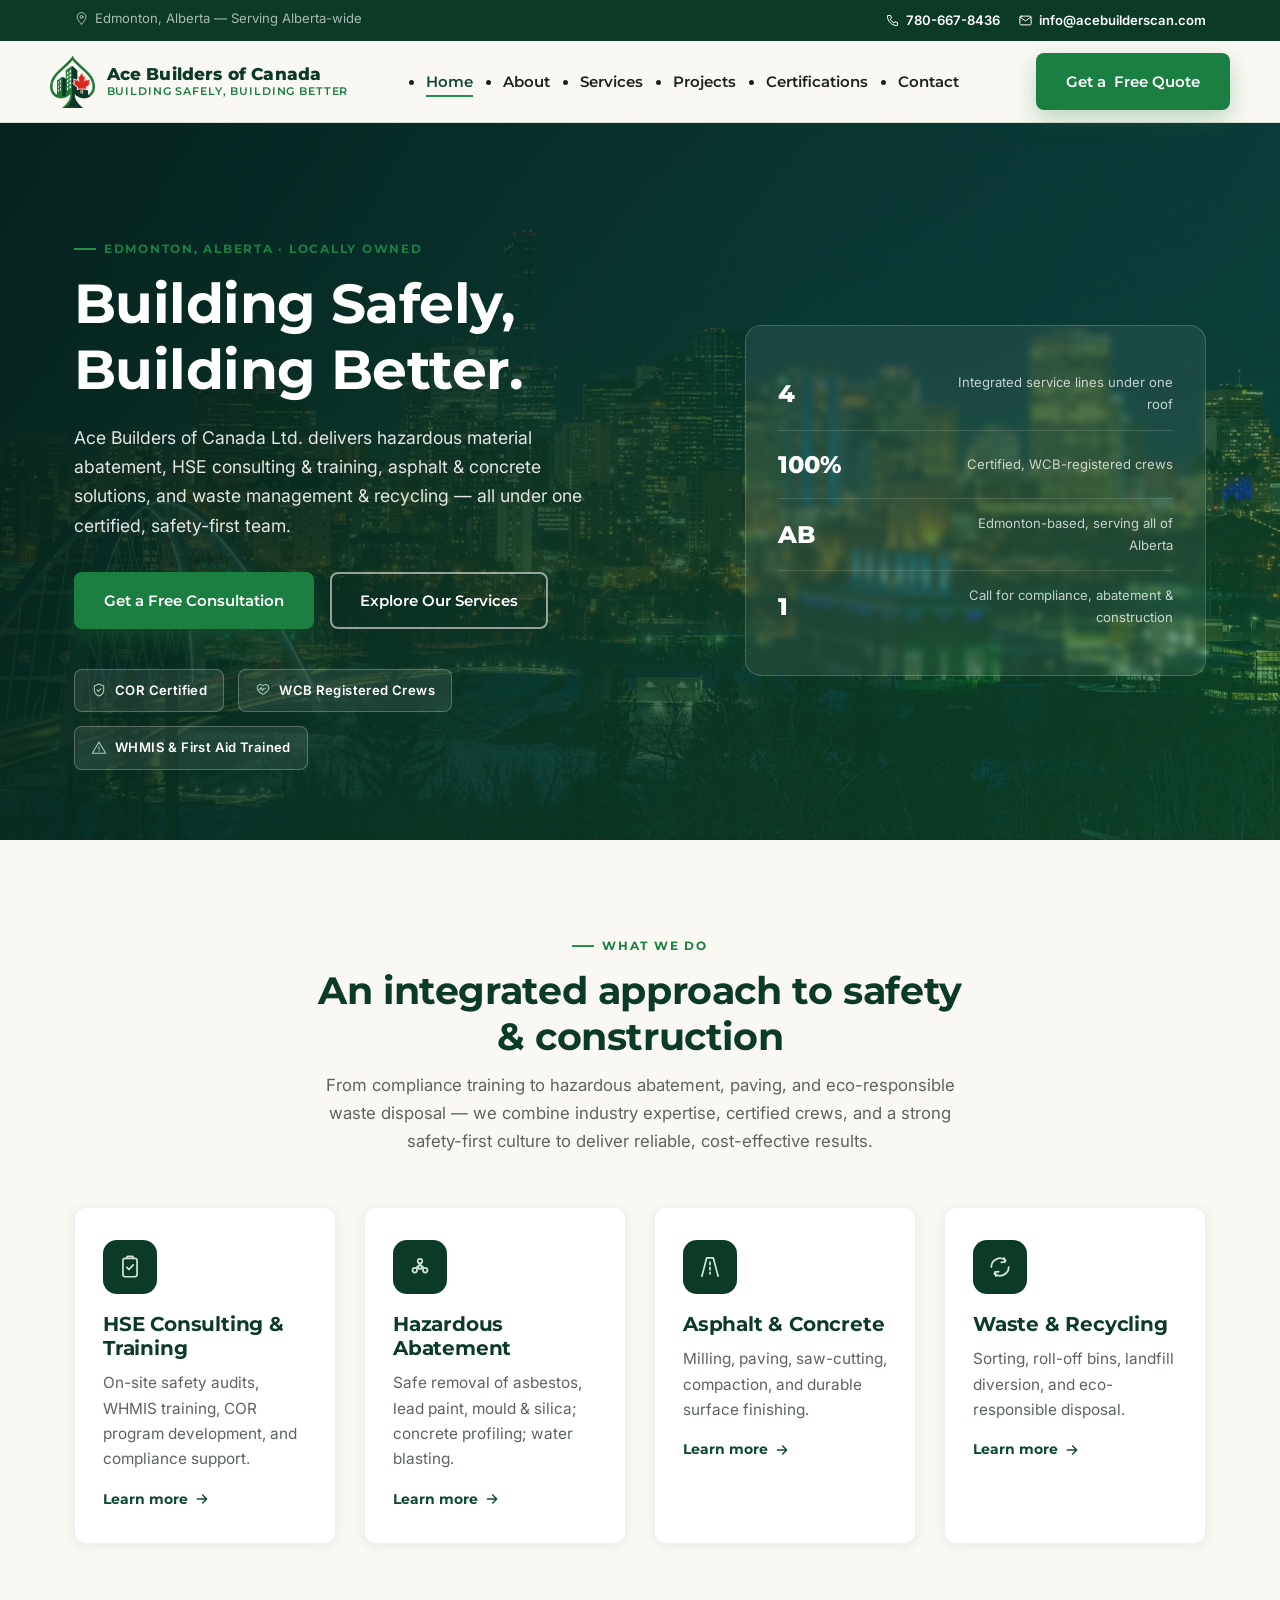
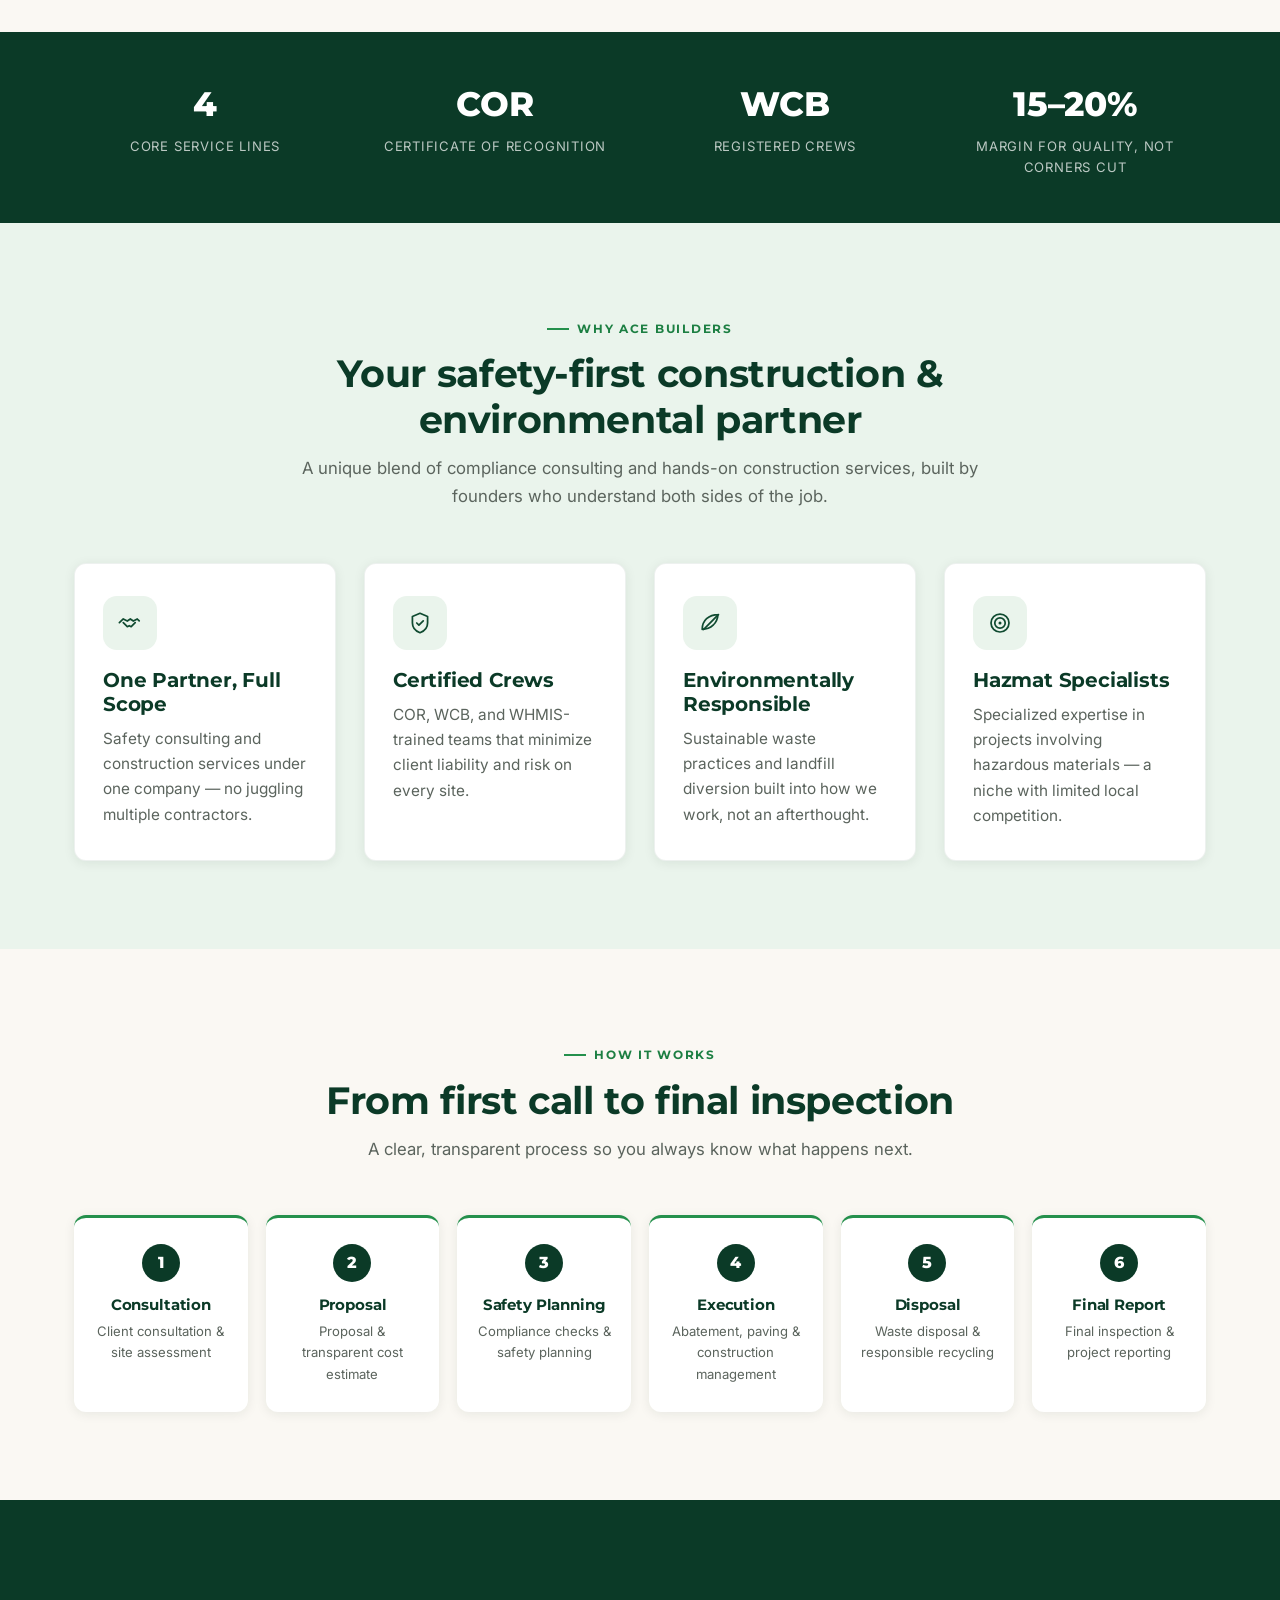
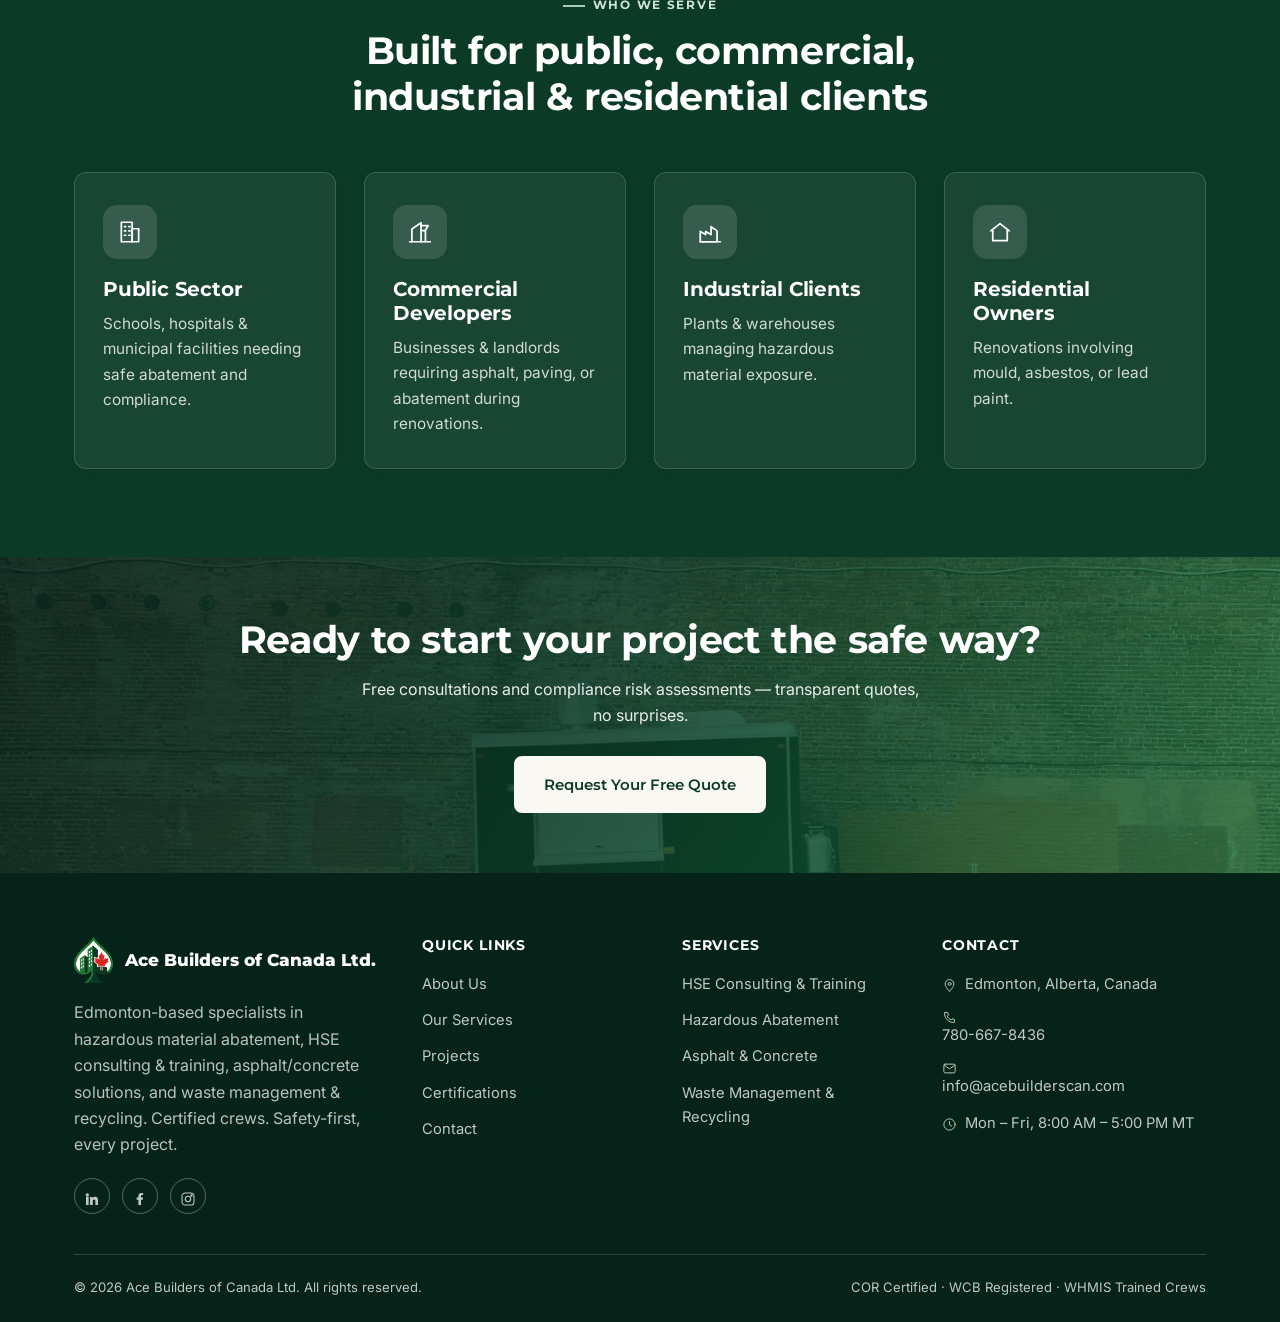
<file: index.html>
<!DOCTYPE html>
<html lang="en">
<head>
<meta charset="UTF-8">
<meta name="viewport" content="width=device-width, initial-scale=1.0">
<title>Home | Ace Builders of Canada Ltd.</title>
<meta name="description" content="Ace Builders of Canada Ltd. — Edmonton-based experts in hazardous abatement, HSE consulting, asphalt & concrete, and waste management. Building Safely, Building Better.">
<link rel="icon" type="image/png" sizes="32x32" href="assets/img/favicon-32.png">
<link rel="icon" type="image/png" sizes="192x192" href="assets/img/favicon-192.png">
<link rel="apple-touch-icon" href="assets/img/favicon-192.png">
<meta property="og:title" content="Ace Builders of Canada Ltd. | Building Safely, Building Better">
<meta property="og:description" content="Ace Builders of Canada Ltd. — Edmonton-based experts in hazardous abatement, HSE consulting, asphalt & concrete, and waste management. Building Safely, Building Better.">
<meta property="og:image" content="assets/img/logo.png">
<meta property="og:type" content="website">
<link rel="preconnect" href="https://fonts.googleapis.com">
<link rel="preconnect" href="https://fonts.gstatic.com" crossorigin>
<link href="https://fonts.googleapis.com/css2?family=Montserrat:wght@600;700;800&family=Inter:wght@400;500;600;700&display=swap" rel="stylesheet">
<link rel="stylesheet" href="assets/css/style.css">
</head>
<body data-page="index.html">
<header class="site-header">
  <div class="topbar">
    <div class="container">
      <div><span class="topbar-tag"><span class="icon-svg"><svg viewBox="0 0 24 24" fill="none" stroke="currentColor" stroke-width="1.6" stroke-linecap="round" stroke-linejoin="round"><path d="M12 21s-7-6.2-7-11.5A7 7 0 0119 9.5C19 14.8 12 21 12 21z"/><circle cx="12" cy="9.5" r="2.3"/></svg></span> Edmonton, Alberta &mdash; Serving Alberta-wide</span></div>
      <div class="topbar-links">
        <a href="tel:+17806678436"><span class="icon-svg"><svg viewBox="0 0 24 24" fill="none" stroke="currentColor" stroke-width="1.6" stroke-linecap="round" stroke-linejoin="round"><path d="M5 4h4l1.4 4.3-2 1.6a12.3 12.3 0 006 6l1.6-2L20 15.4V19a1 1 0 01-1 1C10.7 20 4 13.3 4 5a1 1 0 011-1z"/></svg></span> 780-667-8436</a>
        <a href="mailto:info@acebuilderscan.com"><span class="icon-svg"><svg viewBox="0 0 24 24" fill="none" stroke="currentColor" stroke-width="1.6" stroke-linecap="round" stroke-linejoin="round"><rect x="3" y="5" width="18" height="14" rx="2.2"/><path d="M3.4 6.5l8.6 6.2 8.6-6.2"/></svg></span> info@acebuilderscan.com</a>
      </div>
    </div>
  </div>
  <nav class="navbar container">
    <a href="index.html" class="brand">
      <img src="assets/img/logo-nav.png" alt="Ace Builders of Canada Ltd. logo">
      <span class="brand-text">
        <span class="name">Ace Builders of Canada</span>
        <span class="tag">Building Safely, Building Better</span>
      </span>
    </a>
    <ul class="nav-links" id="navLinks">
        <li><a href="index.html" class="active">Home</a></li>
        <li><a href="about.html">About</a></li>
        <li><a href="services.html">Services</a></li>
        <li><a href="projects.html">Projects</a></li>
        <li><a href="certifications.html">Certifications</a></li>
        <li><a href="contact.html">Contact</a></li>
    </ul>
    <div class="nav-cta">
      <a href="contact.html" class="btn btn-primary"><span class="long">Get a </span>Free Quote</a>
      <button class="nav-toggle" id="navToggle" aria-label="Toggle navigation">
        <span></span><span></span><span></span>
      </button>
    </div>
  </nav>
</header>

<section class="hero has-photo" style="background-image: linear-gradient(120deg, rgba(6,35,26,0.92) 0%, rgba(11,58,39,0.85) 45%, rgba(20,108,58,0.55) 100%), url('assets/img/photos/edmonton-skyline.jpg');">
  <div class="container hero-inner">
    <div>
      <span class="eyebrow">Edmonton, Alberta &middot; Locally Owned</span>
      <h1>Building Safely, Building Better.</h1>
      <p class="lead">Ace Builders of Canada Ltd. delivers hazardous material abatement, HSE consulting &amp; training, asphalt &amp; concrete solutions, and waste management &amp; recycling &mdash; all under one certified, safety-first team.</p>
      <div class="hero-actions">
        <a href="contact.html" class="btn btn-primary">Get a Free Consultation</a>
        <a href="services.html" class="btn btn-ghost">Explore Our Services</a>
      </div>
      <div class="hero-badges">
        <span class="hero-badge"><span class="icon-svg"><svg viewBox="0 0 24 24" fill="none" stroke="currentColor" stroke-width="1.6" stroke-linecap="round" stroke-linejoin="round"><path d="M12 3l7 3v6c0 4.5-3 7.5-7 9-4-1.5-7-4.5-7-9V6l7-3z"/><path d="M9 12l2 2 4-4"/></svg></span> COR Certified</span>
        <span class="hero-badge"><span class="icon-svg"><svg viewBox="0 0 24 24" fill="none" stroke="currentColor" stroke-width="1.6" stroke-linecap="round" stroke-linejoin="round"><path d="M20.8 8.6c0 5-8.8 10-8.8 10s-8.8-5-8.8-10a4.8 4.8 0 018.8-2.7A4.8 4.8 0 0120.8 8.6z"/><path d="M5.7 11h2l1.5-3 2 5 1.5-3h2.9"/></svg></span> WCB Registered Crews</span>
        <span class="hero-badge"><span class="icon-svg"><svg viewBox="0 0 24 24" fill="none" stroke="currentColor" stroke-width="1.6" stroke-linecap="round" stroke-linejoin="round"><path d="M12 3L2 20h20z"/><path d="M12 10v4M12 16.7h.01"/></svg></span> WHMIS &amp; First Aid Trained</span>
      </div>
    </div>
    <div class="hero-art">
      <div class="stat"><span class="num">4</span><span class="label">Integrated service lines under one roof</span></div>
      <div class="stat"><span class="num">100%</span><span class="label">Certified, WCB-registered crews</span></div>
      <div class="stat"><span class="num">AB</span><span class="label">Edmonton-based, serving all of Alberta</span></div>
      <div class="stat"><span class="num">1</span><span class="label">Call for compliance, abatement &amp; construction</span></div>
    </div>
  </div>
</section>

<section class="section">
  <div class="container">
    <div class="section-header center">
      <span class="eyebrow">What We Do</span>
      <h2>An integrated approach to safety &amp; construction</h2>
      <p>From compliance training to hazardous abatement, paving, and eco-responsible waste disposal &mdash; we combine industry expertise, certified crews, and a strong safety-first culture to deliver reliable, cost-effective results.</p>
    </div>
    <div class="grid grid-4">
      <div class="card service-card">
        <div class="icon-badge"><span class="icon-svg"><svg viewBox="0 0 24 24" fill="none" stroke="currentColor" stroke-width="1.6" stroke-linecap="round" stroke-linejoin="round"><rect x="5.5" y="4" width="13" height="17" rx="2"/><path d="M9 4V3.2a1 1 0 011-1h4a1 1 0 011 1V4"/><path d="M9 12.3l2 2 4-4.3"/></svg></span></div>
        <h3>HSE Consulting &amp; Training</h3>
        <p>On-site safety audits, WHMIS training, COR program development, and compliance support.</p>
        <a href="services.html#hse" class="card-link">Learn more <span class="icon-svg"><svg viewBox="0 0 24 24" fill="none" stroke="currentColor" stroke-width="2.2" stroke-linecap="round" stroke-linejoin="round"><path d="M5 12h14M13 6l6 6-6 6"/></svg></span></a>
      </div>
      <div class="card service-card">
        <div class="icon-badge"><span class="icon-svg"><svg viewBox="0 0 24 24" fill="none" stroke="currentColor" stroke-width="1.6" stroke-linecap="round" stroke-linejoin="round"><circle cx="12" cy="6.6" r="2.1"/><circle cx="7.2" cy="15" r="2.1"/><circle cx="16.8" cy="15" r="2.1"/><circle cx="12" cy="12" r="1.8"/><path d="M12 8.7v2.2M10.3 13.1L9.1 12M13.7 13.1l1.2-1.1"/></svg></span></div>
        <h3>Hazardous Abatement</h3>
        <p>Safe removal of asbestos, lead paint, mould &amp; silica; concrete profiling; water blasting.</p>
        <a href="services.html#abatement" class="card-link">Learn more <span class="icon-svg"><svg viewBox="0 0 24 24" fill="none" stroke="currentColor" stroke-width="2.2" stroke-linecap="round" stroke-linejoin="round"><path d="M5 12h14M13 6l6 6-6 6"/></svg></span></a>
      </div>
      <div class="card service-card">
        <div class="icon-badge"><span class="icon-svg"><svg viewBox="0 0 24 24" fill="none" stroke="currentColor" stroke-width="1.6" stroke-linecap="round" stroke-linejoin="round"><path d="M4.5 20.5L9 3.5h6l4.5 17"/><path d="M12 7.5v2.2M12 12.3v2.2M12 17v1.3"/></svg></span></div>
        <h3>Asphalt &amp; Concrete</h3>
        <p>Milling, paving, saw-cutting, compaction, and durable surface finishing.</p>
        <a href="services.html#asphalt" class="card-link">Learn more <span class="icon-svg"><svg viewBox="0 0 24 24" fill="none" stroke="currentColor" stroke-width="2.2" stroke-linecap="round" stroke-linejoin="round"><path d="M5 12h14M13 6l6 6-6 6"/></svg></span></a>
      </div>
      <div class="card service-card">
        <div class="icon-badge"><span class="icon-svg"><svg viewBox="0 0 24 24" fill="none" stroke="currentColor" stroke-width="1.6" stroke-linecap="round" stroke-linejoin="round"><path d="M4 12a8 8 0 0113.3-6"/><path d="M20 12a8 8 0 01-13.3 6"/><path d="M15.8 3.6l1 3.6-3.6.6"/><path d="M8.2 20.4l-1-3.6 3.6-.6"/></svg></span></div>
        <h3>Waste &amp; Recycling</h3>
        <p>Sorting, roll-off bins, landfill diversion, and eco-responsible disposal.</p>
        <a href="services.html#waste" class="card-link">Learn more <span class="icon-svg"><svg viewBox="0 0 24 24" fill="none" stroke="currentColor" stroke-width="2.2" stroke-linecap="round" stroke-linejoin="round"><path d="M5 12h14M13 6l6 6-6 6"/></svg></span></a>
      </div>
    </div>
  </div>
</section>

<section class="stats-strip">
  <div class="container">
    <div class="grid">
      <div><div class="stat-num">4</div><div class="stat-label">Core Service Lines</div></div>
      <div><div class="stat-num">COR</div><div class="stat-label">Certificate of Recognition</div></div>
      <div><div class="stat-num">WCB</div><div class="stat-label">Registered Crews</div></div>
      <div><div class="stat-num">15&ndash;20%</div><div class="stat-label">Margin for Quality, Not Corners Cut</div></div>
    </div>
  </div>
</section>

<section class="section section-alt">
  <div class="container">
    <div class="section-header center">
      <span class="eyebrow">Why Ace Builders</span>
      <h2>Your safety-first construction &amp; environmental partner</h2>
      <p>A unique blend of compliance consulting and hands-on construction services, built by founders who understand both sides of the job.</p>
    </div>
    <div class="grid grid-4">
      <div class="card">
        <div class="icon-badge"><span class="icon-svg"><svg viewBox="0 0 24 24" fill="none" stroke="currentColor" stroke-width="1.6" stroke-linecap="round" stroke-linejoin="round"><path d="M2.2 11.7l3.6-3.4 3.7 1.9 2.8-1.9 2.8 1.9 3.6-1.9 1.8 1.8"/><path d="M5.8 11.7l3.7 3.7 1.8-.9 1.8.9 3.7-3.7"/></svg></span></div>
        <h3>One Partner, Full Scope</h3>
        <p>Safety consulting and construction services under one company &mdash; no juggling multiple contractors.</p>
      </div>
      <div class="card">
        <div class="icon-badge"><span class="icon-svg"><svg viewBox="0 0 24 24" fill="none" stroke="currentColor" stroke-width="1.6" stroke-linecap="round" stroke-linejoin="round"><path d="M12 3l7 3v6c0 4.5-3 7.5-7 9-4-1.5-7-4.5-7-9V6l7-3z"/><path d="M9 12l2 2 4-4"/></svg></span></div>
        <h3>Certified Crews</h3>
        <p>COR, WCB, and WHMIS-trained teams that minimize client liability and risk on every site.</p>
      </div>
      <div class="card">
        <div class="icon-badge"><span class="icon-svg"><svg viewBox="0 0 24 24" fill="none" stroke="currentColor" stroke-width="1.6" stroke-linecap="round" stroke-linejoin="round"><path d="M19.8 4.2c-9.2 0-15 5.5-15 13.6 8 0 14-5.5 14.6-13.6z"/><path d="M6 18C10 14 14.3 9.7 19 4.9"/></svg></span></div>
        <h3>Environmentally Responsible</h3>
        <p>Sustainable waste practices and landfill diversion built into how we work, not an afterthought.</p>
      </div>
      <div class="card">
        <div class="icon-badge"><span class="icon-svg"><svg viewBox="0 0 24 24" fill="none" stroke="currentColor" stroke-width="1.6" stroke-linecap="round" stroke-linejoin="round"><circle cx="12" cy="12" r="8.3"/><circle cx="12" cy="12" r="4.8"/><circle cx="12" cy="12" r="1.4" fill="currentColor" stroke="none"/></svg></span></div>
        <h3>Hazmat Specialists</h3>
        <p>Specialized expertise in projects involving hazardous materials &mdash; a niche with limited local competition.</p>
      </div>
    </div>
  </div>
</section>

<section class="section">
  <div class="container">
    <div class="section-header center">
      <span class="eyebrow">How It Works</span>
      <h2>From first call to final inspection</h2>
      <p>A clear, transparent process so you always know what happens next.</p>
    </div>
    <div class="process-steps">
      <div class="process-step"><div class="step-num">1</div><h4>Consultation</h4><p>Client consultation &amp; site assessment</p></div>
      <div class="process-step"><div class="step-num">2</div><h4>Proposal</h4><p>Proposal &amp; transparent cost estimate</p></div>
      <div class="process-step"><div class="step-num">3</div><h4>Safety Planning</h4><p>Compliance checks &amp; safety planning</p></div>
      <div class="process-step"><div class="step-num">4</div><h4>Execution</h4><p>Abatement, paving &amp; construction management</p></div>
      <div class="process-step"><div class="step-num">5</div><h4>Disposal</h4><p>Waste disposal &amp; responsible recycling</p></div>
      <div class="process-step"><div class="step-num">6</div><h4>Final Report</h4><p>Final inspection &amp; project reporting</p></div>
    </div>
  </div>
</section>

<section class="section section-dark">
  <div class="container">
    <div class="section-header center">
      <span class="eyebrow">Who We Serve</span>
      <h2>Built for public, commercial, industrial &amp; residential clients</h2>
    </div>
    <div class="grid grid-4">
      <div class="card" style="background:rgba(255,255,255,0.06); border-color:rgba(255,255,255,0.15);">
        <div class="icon-badge" style="background:rgba(255,255,255,0.12); color:#fff;"><span class="icon-svg"><svg viewBox="0 0 24 24" fill="none" stroke="currentColor" stroke-width="1.6" stroke-linecap="round" stroke-linejoin="round"><rect x="4" y="3" width="10" height="18"/><rect x="14" y="9" width="6" height="12"/><path d="M7 7h1M11 7h1M7 11h1M11 11h1M7 15h1M11 15h1"/></svg></span></div>
        <h3 style="color:#fff;">Public Sector</h3>
        <p style="color:rgba(255,255,255,0.8);">Schools, hospitals &amp; municipal facilities needing safe abatement and compliance.</p>
      </div>
      <div class="card" style="background:rgba(255,255,255,0.06); border-color:rgba(255,255,255,0.15);">
        <div class="icon-badge" style="background:rgba(255,255,255,0.12); color:#fff;"><span class="icon-svg"><svg viewBox="0 0 24 24" fill="none" stroke="currentColor" stroke-width="1.6" stroke-linecap="round" stroke-linejoin="round"><path d="M4.5 21V9.3l8.5-5.8v17.5"/><path d="M13 6.2h6.5l-2.8 4.6H13"/><path d="M17 10.8V21"/><path d="M2.5 21h19"/></svg></span></div>
        <h3 style="color:#fff;">Commercial Developers</h3>
        <p style="color:rgba(255,255,255,0.8);">Businesses &amp; landlords requiring asphalt, paving, or abatement during renovations.</p>
      </div>
      <div class="card" style="background:rgba(255,255,255,0.06); border-color:rgba(255,255,255,0.15);">
        <div class="icon-badge" style="background:rgba(255,255,255,0.12); color:#fff;"><span class="icon-svg"><svg viewBox="0 0 24 24" fill="none" stroke="currentColor" stroke-width="1.6" stroke-linecap="round" stroke-linejoin="round"><path d="M3 21V11.5l5 2.8v-2.8l5 2.8V7l5.5 4v10z"/><path d="M3 21h18.5"/></svg></span></div>
        <h3 style="color:#fff;">Industrial Clients</h3>
        <p style="color:rgba(255,255,255,0.8);">Plants &amp; warehouses managing hazardous material exposure.</p>
      </div>
      <div class="card" style="background:rgba(255,255,255,0.06); border-color:rgba(255,255,255,0.15);">
        <div class="icon-badge" style="background:rgba(255,255,255,0.12); color:#fff;"><span class="icon-svg"><svg viewBox="0 0 24 24" fill="none" stroke="currentColor" stroke-width="1.6" stroke-linecap="round" stroke-linejoin="round"><path d="M3.5 11L12 4.3 20.5 11"/><path d="M5.3 9.8V20h13.4V9.8"/></svg></span></div>
        <h3 style="color:#fff;">Residential Owners</h3>
        <p style="color:rgba(255,255,255,0.8);">Renovations involving mould, asbestos, or lead paint.</p>
      </div>
    </div>
  </div>
</section>

<section class="cta-band has-photo" style="background-image: linear-gradient(120deg, rgba(6,35,26,0.9) 0%, rgba(11,58,39,0.88) 45%, rgba(20,108,58,0.78) 100%), url('assets/img/photos/parking-lot-asphalt.jpg');">
  <div class="container">
    <h2>Ready to start your project the safe way?</h2>
    <p>Free consultations and compliance risk assessments &mdash; transparent quotes, no surprises.</p>
    <a href="contact.html" class="btn btn-cream">Request Your Free Quote</a>
  </div>
</section>
<footer class="site-footer">
  <div class="container">
    <div class="footer-grid">
      <div>
        <a href="index.html" class="footer-brand">
          <img src="assets/img/logo-nav.png" alt="Ace Builders of Canada Ltd. logo">
          <span class="name">Ace Builders of Canada Ltd.</span>
        </a>
        <p>Edmonton-based specialists in hazardous material abatement, HSE consulting &amp; training, asphalt/concrete solutions, and waste management &amp; recycling. Certified crews. Safety-first, every project.</p>
        <div class="footer-socials" style="margin-top:20px;">
          <a href="#" aria-label="LinkedIn"><span class="icon-svg"><svg viewBox="0 0 24 24" fill="currentColor"><path d="M4.98 3.5a2.5 2.5 0 11-.02 5 2.5 2.5 0 01.02-5zM3 9h4v12H3zM9 9h3.6v1.7h.05c.5-.9 1.8-1.9 3.7-1.9 4 0 4.7 2.6 4.7 6V21h-4v-5.3c0-1.3 0-3-1.8-3s-2.1 1.4-2.1 2.9V21H9z"/></svg></span></a>
          <a href="#" aria-label="Facebook"><span class="icon-svg"><svg viewBox="0 0 24 24" fill="currentColor"><path d="M13.5 21v-8h2.7l.4-3.2h-3.1V7.7c0-.9.3-1.6 1.7-1.6h1.5V3.2C16.4 3.1 15.3 3 14 3c-2.6 0-4.4 1.6-4.4 4.5v2.3H7v3.2h2.6V21z"/></svg></span></a>
          <a href="#" aria-label="Instagram"><span class="icon-svg"><svg viewBox="0 0 24 24" fill="none" stroke="currentColor" stroke-width="1.6"><rect x="3" y="3" width="18" height="18" rx="5"/><circle cx="12" cy="12" r="4"/><circle cx="17.3" cy="6.7" r="1"/></svg></span></a>
        </div>
      </div>
      <div class="footer-col">
        <h4>Quick Links</h4>
        <ul>
          <li><a href="about.html">About Us</a></li>
          <li><a href="services.html">Our Services</a></li>
          <li><a href="projects.html">Projects</a></li>
          <li><a href="certifications.html">Certifications</a></li>
          <li><a href="contact.html">Contact</a></li>
        </ul>
      </div>
      <div class="footer-col">
        <h4>Services</h4>
        <ul>
          <li><a href="services.html#hse">HSE Consulting &amp; Training</a></li>
          <li><a href="services.html#abatement">Hazardous Abatement</a></li>
          <li><a href="services.html#asphalt">Asphalt &amp; Concrete</a></li>
          <li><a href="services.html#waste">Waste Management &amp; Recycling</a></li>
        </ul>
      </div>
      <div class="footer-col">
        <h4>Contact</h4>
        <ul>
          <li><span class="icon-svg"><svg viewBox="0 0 24 24" fill="none" stroke="currentColor" stroke-width="1.6" stroke-linecap="round" stroke-linejoin="round"><path d="M12 21s-7-6.2-7-11.5A7 7 0 0119 9.5C19 14.8 12 21 12 21z"/><circle cx="12" cy="9.5" r="2.3"/></svg></span> Edmonton, Alberta, Canada</li>
          <li><a href="tel:+17806678436"><span class="icon-svg"><svg viewBox="0 0 24 24" fill="none" stroke="currentColor" stroke-width="1.6" stroke-linecap="round" stroke-linejoin="round"><path d="M5 4h4l1.4 4.3-2 1.6a12.3 12.3 0 006 6l1.6-2L20 15.4V19a1 1 0 01-1 1C10.7 20 4 13.3 4 5a1 1 0 011-1z"/></svg></span> 780-667-8436</a></li>
          <li><a href="mailto:info@acebuilderscan.com"><span class="icon-svg"><svg viewBox="0 0 24 24" fill="none" stroke="currentColor" stroke-width="1.6" stroke-linecap="round" stroke-linejoin="round"><rect x="3" y="5" width="18" height="14" rx="2.2"/><path d="M3.4 6.5l8.6 6.2 8.6-6.2"/></svg></span> info@acebuilderscan.com</a></li>
          <li><span class="icon-svg"><svg viewBox="0 0 24 24" fill="none" stroke="currentColor" stroke-width="1.6" stroke-linecap="round" stroke-linejoin="round"><circle cx="12" cy="12" r="9"/><path d="M12 7.3v5l3.3 2"/></svg></span> Mon &ndash; Fri, 8:00 AM &ndash; 5:00 PM MT</li>
        </ul>
      </div>
    </div>
    <div class="footer-bottom">
      <span>&copy; 2026 Ace Builders of Canada Ltd. All rights reserved.</span>
      <span>COR Certified &middot; WCB Registered &middot; WHMIS Trained Crews</span>
    </div>
  </div>
</footer>
<script src="assets/js/script.js" defer></script>
</body>
</html>
</file>
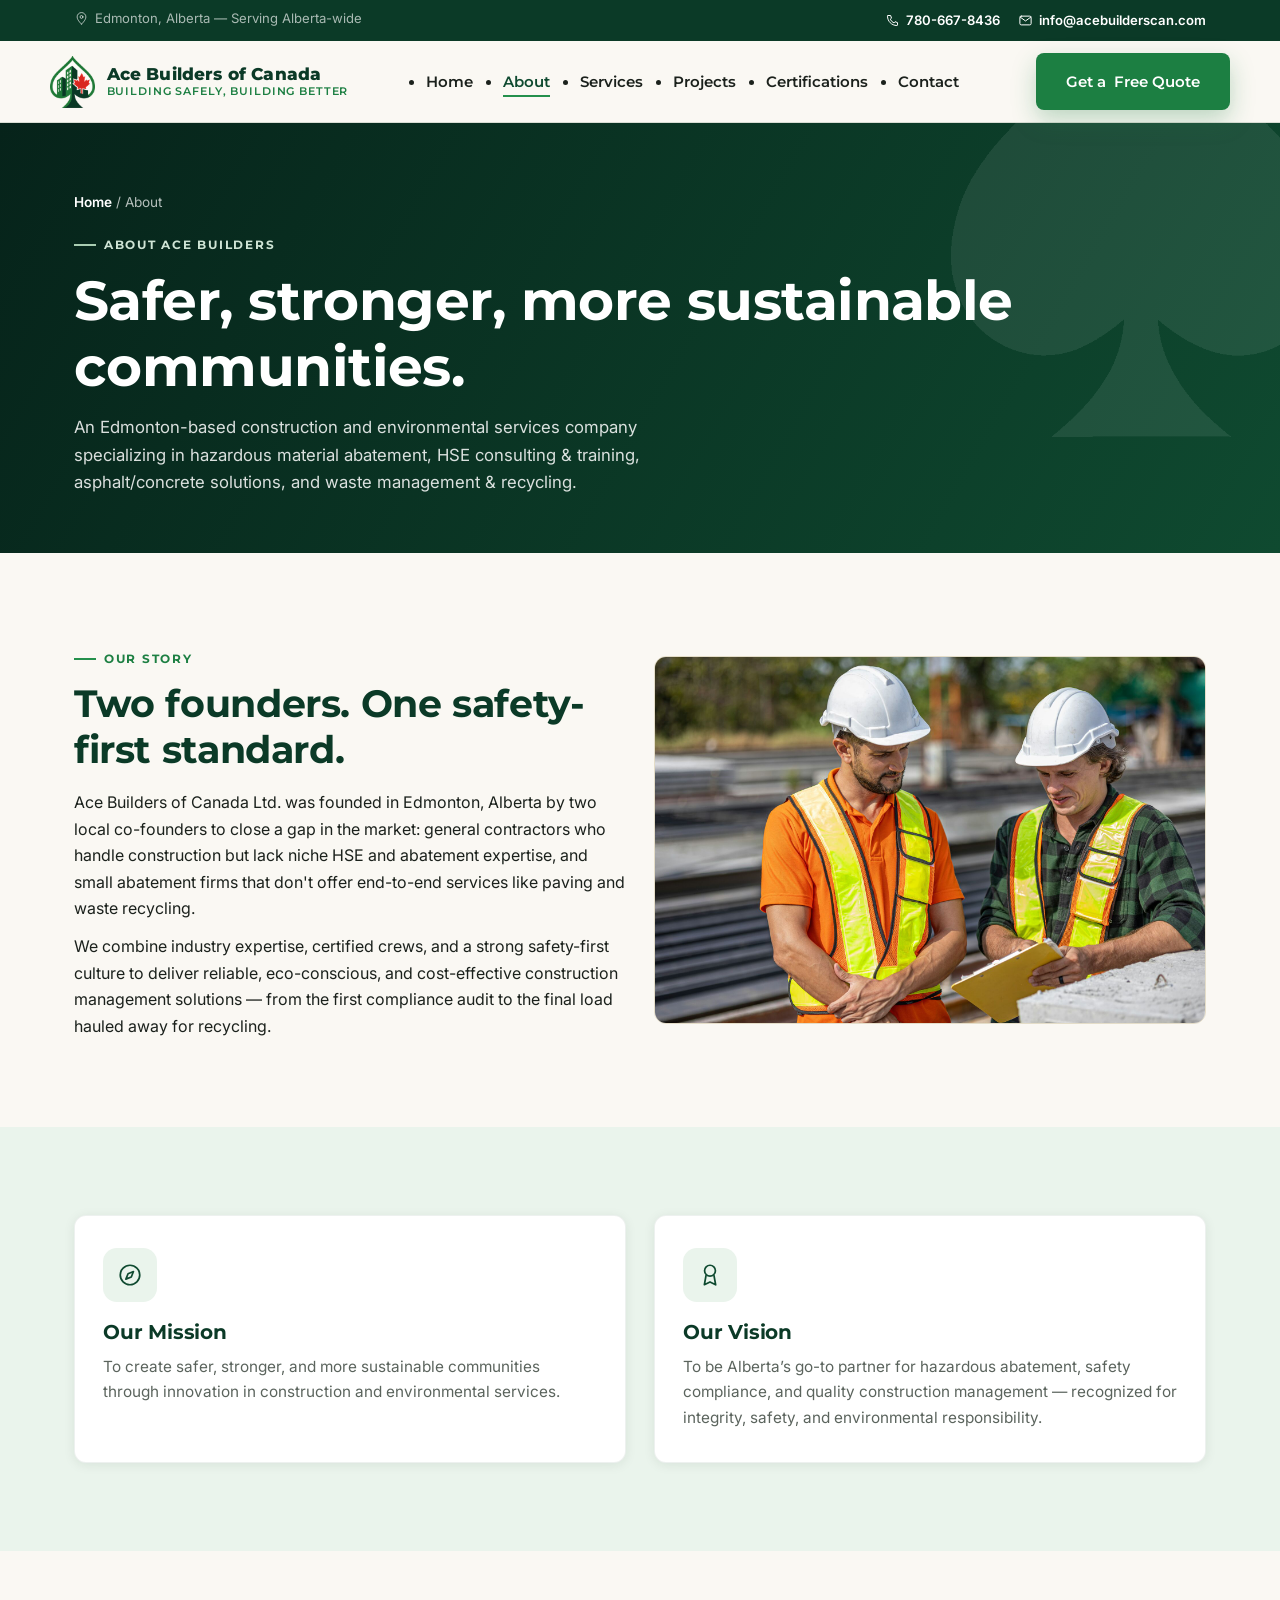
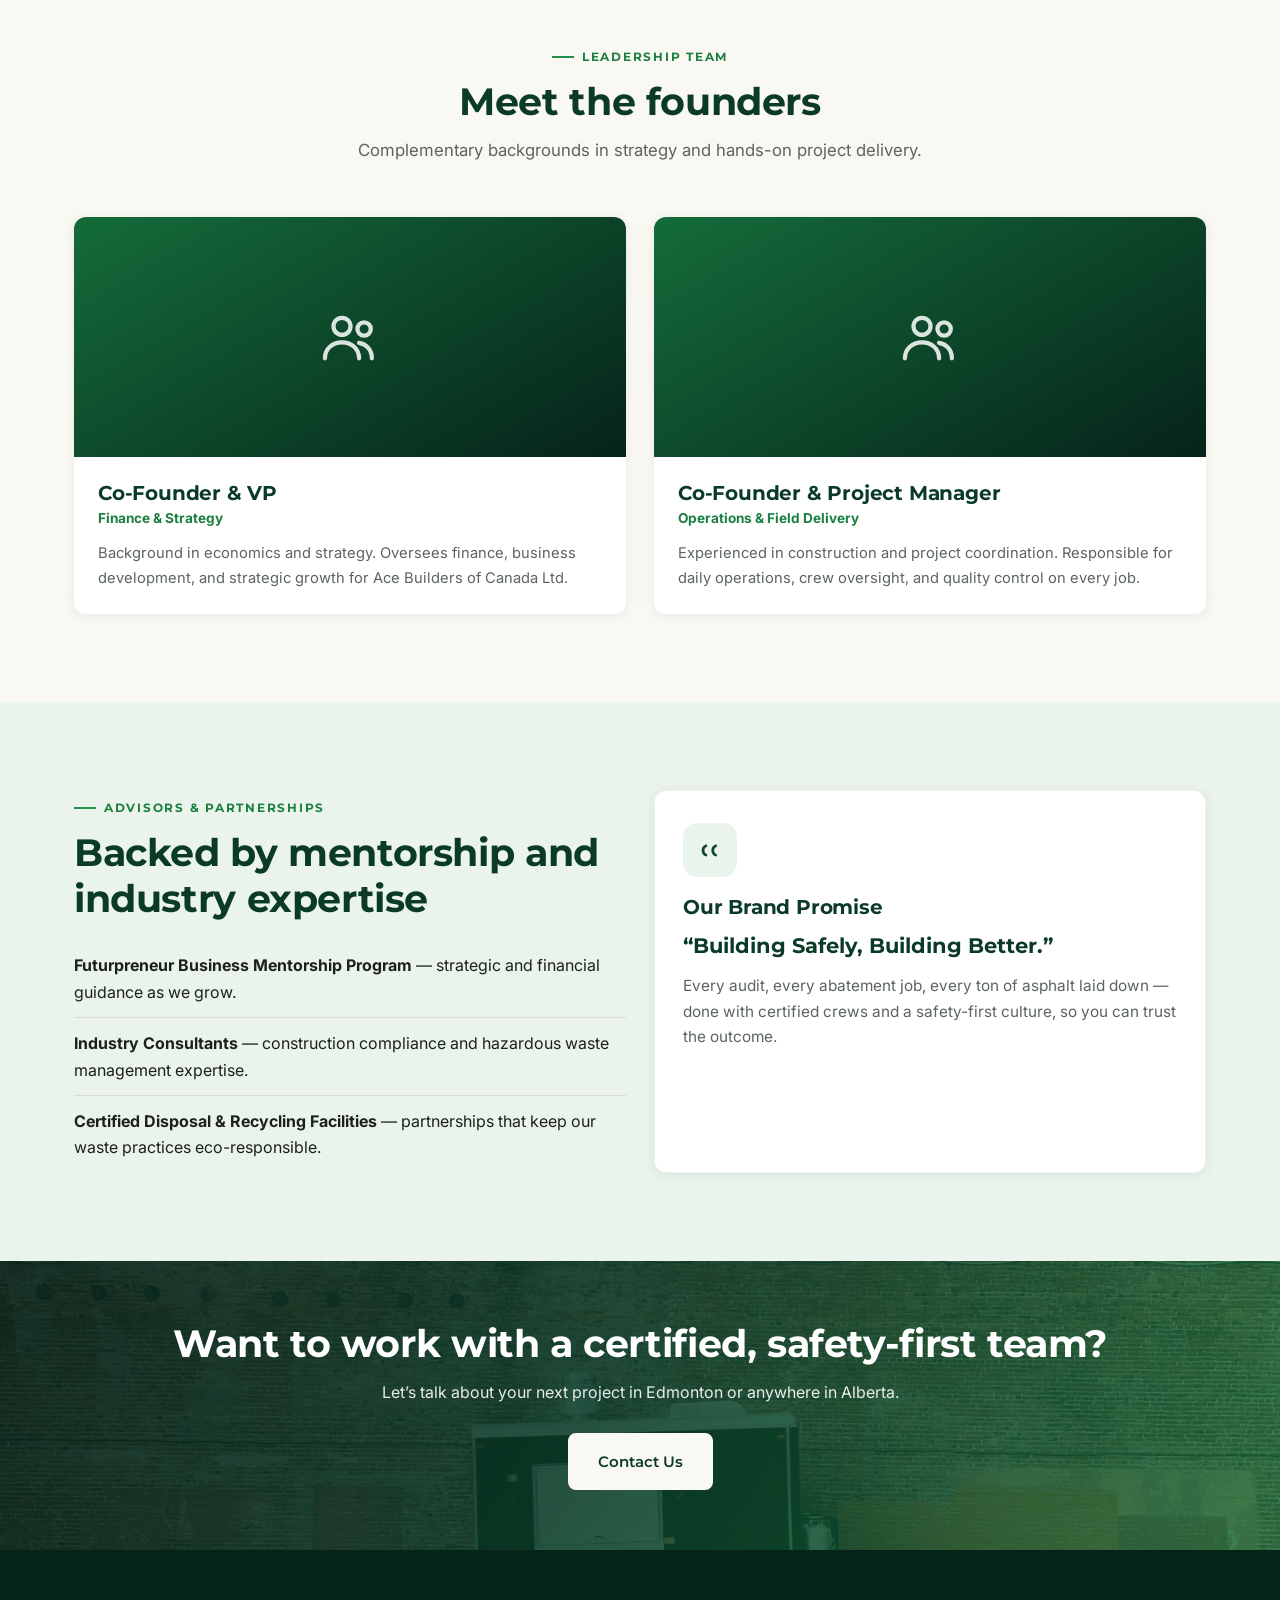
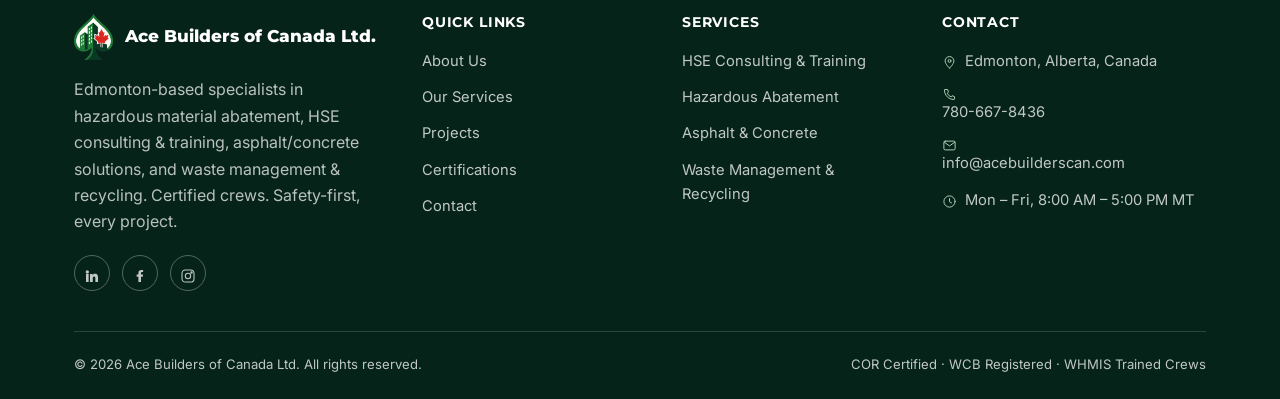
<file: about.html>
<!DOCTYPE html>
<html lang="en">
<head>
<meta charset="UTF-8">
<meta name="viewport" content="width=device-width, initial-scale=1.0">
<title>About Us | Ace Builders of Canada Ltd.</title>
<meta name="description" content="Learn about Ace Builders of Canada Ltd., our mission, vision, leadership team, and our commitment to safe, sustainable construction and environmental services in Edmonton, Alberta.">
<link rel="icon" type="image/png" sizes="32x32" href="assets/img/favicon-32.png">
<link rel="icon" type="image/png" sizes="192x192" href="assets/img/favicon-192.png">
<link rel="apple-touch-icon" href="assets/img/favicon-192.png">
<meta property="og:title" content="Ace Builders of Canada Ltd. | Building Safely, Building Better">
<meta property="og:description" content="Learn about Ace Builders of Canada Ltd., our mission, vision, leadership team, and our commitment to safe, sustainable construction and environmental services in Edmonton, Alberta.">
<meta property="og:image" content="assets/img/logo.png">
<meta property="og:type" content="website">
<link rel="preconnect" href="https://fonts.googleapis.com">
<link rel="preconnect" href="https://fonts.gstatic.com" crossorigin>
<link href="https://fonts.googleapis.com/css2?family=Montserrat:wght@600;700;800&family=Inter:wght@400;500;600;700&display=swap" rel="stylesheet">
<link rel="stylesheet" href="assets/css/style.css">
</head>
<body data-page="about.html">
<header class="site-header">
  <div class="topbar">
    <div class="container">
      <div><span class="topbar-tag"><span class="icon-svg"><svg viewBox="0 0 24 24" fill="none" stroke="currentColor" stroke-width="1.6" stroke-linecap="round" stroke-linejoin="round"><path d="M12 21s-7-6.2-7-11.5A7 7 0 0119 9.5C19 14.8 12 21 12 21z"/><circle cx="12" cy="9.5" r="2.3"/></svg></span> Edmonton, Alberta &mdash; Serving Alberta-wide</span></div>
      <div class="topbar-links">
        <a href="tel:+17806678436"><span class="icon-svg"><svg viewBox="0 0 24 24" fill="none" stroke="currentColor" stroke-width="1.6" stroke-linecap="round" stroke-linejoin="round"><path d="M5 4h4l1.4 4.3-2 1.6a12.3 12.3 0 006 6l1.6-2L20 15.4V19a1 1 0 01-1 1C10.7 20 4 13.3 4 5a1 1 0 011-1z"/></svg></span> 780-667-8436</a>
        <a href="mailto:info@acebuilderscan.com"><span class="icon-svg"><svg viewBox="0 0 24 24" fill="none" stroke="currentColor" stroke-width="1.6" stroke-linecap="round" stroke-linejoin="round"><rect x="3" y="5" width="18" height="14" rx="2.2"/><path d="M3.4 6.5l8.6 6.2 8.6-6.2"/></svg></span> info@acebuilderscan.com</a>
      </div>
    </div>
  </div>
  <nav class="navbar container">
    <a href="index.html" class="brand">
      <img src="assets/img/logo-nav.png" alt="Ace Builders of Canada Ltd. logo">
      <span class="brand-text">
        <span class="name">Ace Builders of Canada</span>
        <span class="tag">Building Safely, Building Better</span>
      </span>
    </a>
    <ul class="nav-links" id="navLinks">
        <li><a href="index.html">Home</a></li>
        <li><a href="about.html" class="active">About</a></li>
        <li><a href="services.html">Services</a></li>
        <li><a href="projects.html">Projects</a></li>
        <li><a href="certifications.html">Certifications</a></li>
        <li><a href="contact.html">Contact</a></li>
    </ul>
    <div class="nav-cta">
      <a href="contact.html" class="btn btn-primary"><span class="long">Get a </span>Free Quote</a>
      <button class="nav-toggle" id="navToggle" aria-label="Toggle navigation">
        <span></span><span></span><span></span>
      </button>
    </div>
  </nav>
</header>

<section class="page-hero">
  <img class="page-hero-watermark" src="assets/img/logo-full.png" alt="">
  <div class="container">
    <div class="breadcrumb"><a href="index.html">Home</a> / About</div>
    <span class="eyebrow">About Ace Builders</span>
    <h1>Safer, stronger, more sustainable communities.</h1>
    <p>An Edmonton-based construction and environmental services company specializing in hazardous material abatement, HSE consulting &amp; training, asphalt/concrete solutions, and waste management &amp; recycling.</p>
  </div>
</section>

<section class="section">
  <div class="container">
    <div class="grid grid-2" style="align-items:center;">
      <div>
        <span class="eyebrow">Our Story</span>
        <h2>Two founders. One safety-first standard.</h2>
        <p style="margin-top:16px;">Ace Builders of Canada Ltd. was founded in Edmonton, Alberta by two local co-founders to close a gap in the market: general contractors who handle construction but lack niche HSE and abatement expertise, and small abatement firms that don't offer end-to-end services like paving and waste recycling.</p>
        <p style="margin-top:12px;">We combine industry expertise, certified crews, and a strong safety-first culture to deliver reliable, eco-conscious, and cost-effective construction management solutions &mdash; from the first compliance audit to the final load hauled away for recycling.</p>
      </div>
      <div class="photo-block" style="min-height:340px;">
        <img src="assets/img/photos/construction-team-meeting.jpg" alt="Ace Builders crew members reviewing site plans on a job site">
      </div>
    </div>
  </div>
</section>

<section class="section section-alt">
  <div class="container">
    <div class="grid grid-2">
      <div class="card">
        <div class="icon-badge"><span class="icon-svg"><svg viewBox="0 0 24 24" fill="none" stroke="currentColor" stroke-width="1.6" stroke-linecap="round" stroke-linejoin="round"><circle cx="12" cy="12" r="9"/><path d="M15.2 8.8l-2 5-5 2 2-5z"/></svg></span></div>
        <h3>Our Mission</h3>
        <p>To create safer, stronger, and more sustainable communities through innovation in construction and environmental services.</p>
      </div>
      <div class="card">
        <div class="icon-badge"><span class="icon-svg"><svg viewBox="0 0 24 24" fill="none" stroke="currentColor" stroke-width="1.6" stroke-linecap="round" stroke-linejoin="round"><circle cx="12" cy="8" r="5"/><path d="M8.3 12.6L6.8 21l5.2-2.6L17.2 21l-1.5-8.4"/></svg></span></div>
        <h3>Our Vision</h3>
        <p>To be Alberta&rsquo;s go-to partner for hazardous abatement, safety compliance, and quality construction management &mdash; recognized for integrity, safety, and environmental responsibility.</p>
      </div>
    </div>
  </div>
</section>

<section class="section">
  <div class="container">
    <div class="section-header center">
      <span class="eyebrow">Leadership Team</span>
      <h2>Meet the founders</h2>
      <p>Complementary backgrounds in strategy and hands-on project delivery.</p>
    </div>
    <div class="grid grid-2">
      <div class="team-card">
        <div class="team-photo"><span class="icon-svg"><svg viewBox="0 0 24 24" fill="none" stroke="currentColor" stroke-width="1.6" stroke-linecap="round" stroke-linejoin="round"><circle cx="9" cy="8" r="3.2"/><path d="M2.6 20c0-3.6 2.8-6 6.4-6s6.4 2.4 6.4 6"/><circle cx="17.3" cy="9" r="2.5"/><path d="M15.4 14.2c2.6.4 4.8 2.5 4.8 5.8"/></svg></span></div>
        <div class="team-body">
          <h3>Co-Founder &amp; VP</h3>
          <div class="team-role">Finance &amp; Strategy</div>
          <p>Background in economics and strategy. Oversees finance, business development, and strategic growth for Ace Builders of Canada Ltd.</p>
        </div>
      </div>
      <div class="team-card">
        <div class="team-photo"><span class="icon-svg"><svg viewBox="0 0 24 24" fill="none" stroke="currentColor" stroke-width="1.6" stroke-linecap="round" stroke-linejoin="round"><circle cx="9" cy="8" r="3.2"/><path d="M2.6 20c0-3.6 2.8-6 6.4-6s6.4 2.4 6.4 6"/><circle cx="17.3" cy="9" r="2.5"/><path d="M15.4 14.2c2.6.4 4.8 2.5 4.8 5.8"/></svg></span></div>
        <div class="team-body">
          <h3>Co-Founder &amp; Project Manager</h3>
          <div class="team-role">Operations &amp; Field Delivery</div>
          <p>Experienced in construction and project coordination. Responsible for daily operations, crew oversight, and quality control on every job.</p>
        </div>
      </div>
    </div>
  </div>
</section>

<section class="section section-alt">
  <div class="container">
    <div class="grid grid-2" style="align-items:center;">
      <div>
        <span class="eyebrow">Advisors &amp; Partnerships</span>
        <h2>Backed by mentorship and industry expertise</h2>
        <ul style="margin-top:18px; list-style:none;">
          <li style="padding:12px 0; border-bottom:1px solid var(--grey-light);"><strong>Futurpreneur Business Mentorship Program</strong> &mdash; strategic and financial guidance as we grow.</li>
          <li style="padding:12px 0; border-bottom:1px solid var(--grey-light);"><strong>Industry Consultants</strong> &mdash; construction compliance and hazardous waste management expertise.</li>
          <li style="padding:12px 0;"><strong>Certified Disposal &amp; Recycling Facilities</strong> &mdash; partnerships that keep our waste practices eco-responsible.</li>
        </ul>
      </div>
      <div class="card">
        <div class="icon-badge"><span class="icon-svg"><svg viewBox="0 0 24 24" fill="currentColor"><path d="M9.3 7C6.4 7 4.3 9.4 4.3 12.5S6.4 18 9.3 18v-2.3c-1.4 0-2.4-1.2-2.4-3.2S7.9 9.3 9.3 9.3V7zm9 0c-2.9 0-5 2.4-5 5.5S15.4 18 18.3 18v-2.3c-1.4 0-2.4-1.2-2.4-3.2S16.9 9.3 18.3 9.3V7z"/></svg></span></div>
        <h3>Our Brand Promise</h3>
        <p style="font-size:1.3rem; font-family:var(--font-head); font-weight:700; color:var(--forest-900); margin:10px 0;">&ldquo;Building Safely, Building Better.&rdquo;</p>
        <p>Every audit, every abatement job, every ton of asphalt laid down &mdash; done with certified crews and a safety-first culture, so you can trust the outcome.</p>
      </div>
    </div>
  </div>
</section>

<section class="cta-band has-photo" style="background-image: linear-gradient(120deg, rgba(6,35,26,0.9) 0%, rgba(11,58,39,0.88) 45%, rgba(20,108,58,0.78) 100%), url('assets/img/photos/parking-lot-asphalt.jpg');">
  <div class="container">
    <h2>Want to work with a certified, safety-first team?</h2>
    <p>Let&rsquo;s talk about your next project in Edmonton or anywhere in Alberta.</p>
    <a href="contact.html" class="btn btn-cream">Contact Us</a>
  </div>
</section>
<footer class="site-footer">
  <div class="container">
    <div class="footer-grid">
      <div>
        <a href="index.html" class="footer-brand">
          <img src="assets/img/logo-nav.png" alt="Ace Builders of Canada Ltd. logo">
          <span class="name">Ace Builders of Canada Ltd.</span>
        </a>
        <p>Edmonton-based specialists in hazardous material abatement, HSE consulting &amp; training, asphalt/concrete solutions, and waste management &amp; recycling. Certified crews. Safety-first, every project.</p>
        <div class="footer-socials" style="margin-top:20px;">
          <a href="#" aria-label="LinkedIn"><span class="icon-svg"><svg viewBox="0 0 24 24" fill="currentColor"><path d="M4.98 3.5a2.5 2.5 0 11-.02 5 2.5 2.5 0 01.02-5zM3 9h4v12H3zM9 9h3.6v1.7h.05c.5-.9 1.8-1.9 3.7-1.9 4 0 4.7 2.6 4.7 6V21h-4v-5.3c0-1.3 0-3-1.8-3s-2.1 1.4-2.1 2.9V21H9z"/></svg></span></a>
          <a href="#" aria-label="Facebook"><span class="icon-svg"><svg viewBox="0 0 24 24" fill="currentColor"><path d="M13.5 21v-8h2.7l.4-3.2h-3.1V7.7c0-.9.3-1.6 1.7-1.6h1.5V3.2C16.4 3.1 15.3 3 14 3c-2.6 0-4.4 1.6-4.4 4.5v2.3H7v3.2h2.6V21z"/></svg></span></a>
          <a href="#" aria-label="Instagram"><span class="icon-svg"><svg viewBox="0 0 24 24" fill="none" stroke="currentColor" stroke-width="1.6"><rect x="3" y="3" width="18" height="18" rx="5"/><circle cx="12" cy="12" r="4"/><circle cx="17.3" cy="6.7" r="1"/></svg></span></a>
        </div>
      </div>
      <div class="footer-col">
        <h4>Quick Links</h4>
        <ul>
          <li><a href="about.html">About Us</a></li>
          <li><a href="services.html">Our Services</a></li>
          <li><a href="projects.html">Projects</a></li>
          <li><a href="certifications.html">Certifications</a></li>
          <li><a href="contact.html">Contact</a></li>
        </ul>
      </div>
      <div class="footer-col">
        <h4>Services</h4>
        <ul>
          <li><a href="services.html#hse">HSE Consulting &amp; Training</a></li>
          <li><a href="services.html#abatement">Hazardous Abatement</a></li>
          <li><a href="services.html#asphalt">Asphalt &amp; Concrete</a></li>
          <li><a href="services.html#waste">Waste Management &amp; Recycling</a></li>
        </ul>
      </div>
      <div class="footer-col">
        <h4>Contact</h4>
        <ul>
          <li><span class="icon-svg"><svg viewBox="0 0 24 24" fill="none" stroke="currentColor" stroke-width="1.6" stroke-linecap="round" stroke-linejoin="round"><path d="M12 21s-7-6.2-7-11.5A7 7 0 0119 9.5C19 14.8 12 21 12 21z"/><circle cx="12" cy="9.5" r="2.3"/></svg></span> Edmonton, Alberta, Canada</li>
          <li><a href="tel:+17806678436"><span class="icon-svg"><svg viewBox="0 0 24 24" fill="none" stroke="currentColor" stroke-width="1.6" stroke-linecap="round" stroke-linejoin="round"><path d="M5 4h4l1.4 4.3-2 1.6a12.3 12.3 0 006 6l1.6-2L20 15.4V19a1 1 0 01-1 1C10.7 20 4 13.3 4 5a1 1 0 011-1z"/></svg></span> 780-667-8436</a></li>
          <li><a href="mailto:info@acebuilderscan.com"><span class="icon-svg"><svg viewBox="0 0 24 24" fill="none" stroke="currentColor" stroke-width="1.6" stroke-linecap="round" stroke-linejoin="round"><rect x="3" y="5" width="18" height="14" rx="2.2"/><path d="M3.4 6.5l8.6 6.2 8.6-6.2"/></svg></span> info@acebuilderscan.com</a></li>
          <li><span class="icon-svg"><svg viewBox="0 0 24 24" fill="none" stroke="currentColor" stroke-width="1.6" stroke-linecap="round" stroke-linejoin="round"><circle cx="12" cy="12" r="9"/><path d="M12 7.3v5l3.3 2"/></svg></span> Mon &ndash; Fri, 8:00 AM &ndash; 5:00 PM MT</li>
        </ul>
      </div>
    </div>
    <div class="footer-bottom">
      <span>&copy; 2026 Ace Builders of Canada Ltd. All rights reserved.</span>
      <span>COR Certified &middot; WCB Registered &middot; WHMIS Trained Crews</span>
    </div>
  </div>
</footer>
<script src="assets/js/script.js" defer></script>
</body>
</html>
</file>
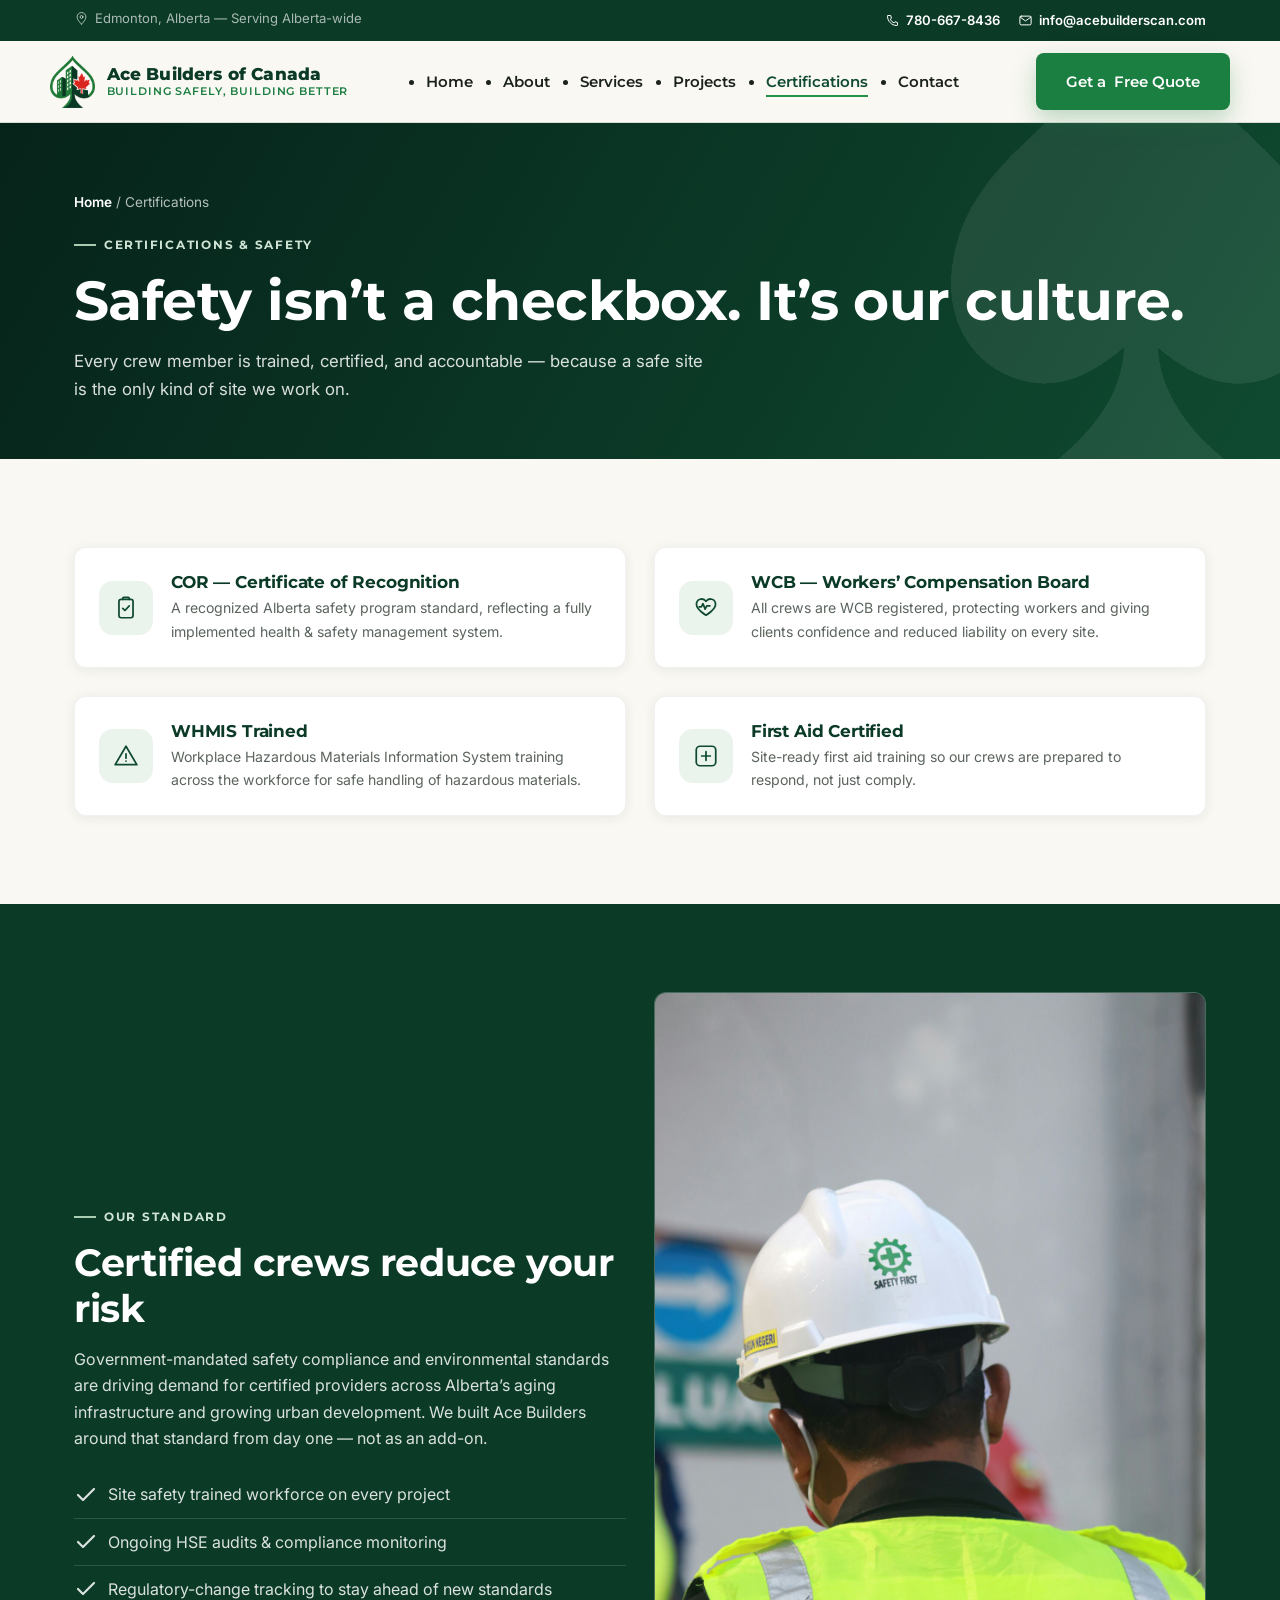
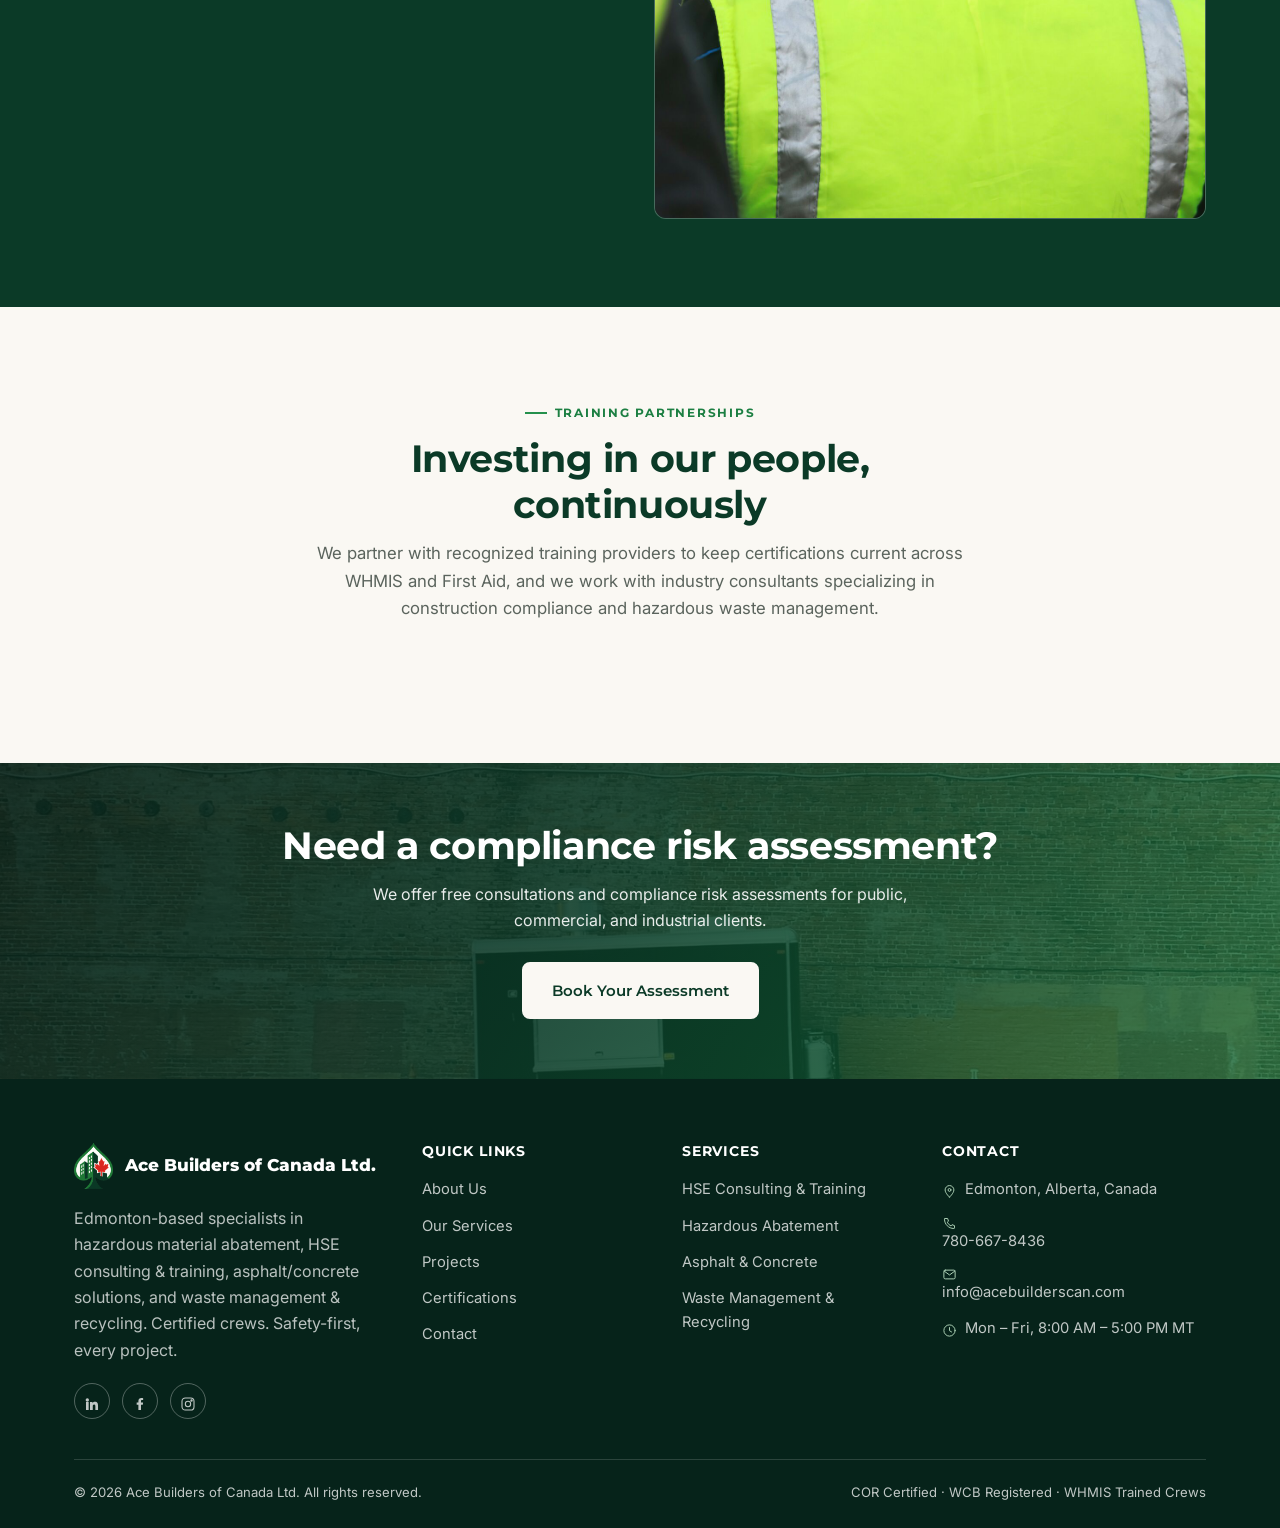
<file: certifications.html>
<!DOCTYPE html>
<html lang="en">
<head>
<meta charset="UTF-8">
<meta name="viewport" content="width=device-width, initial-scale=1.0">
<title>Certifications & Safety | Ace Builders of Canada Ltd.</title>
<meta name="description" content="Ace Builders of Canada Ltd. crews are COR certified, WCB registered, and WHMIS/First Aid trained — safety-first construction and abatement services in Alberta.">
<link rel="icon" type="image/png" sizes="32x32" href="assets/img/favicon-32.png">
<link rel="icon" type="image/png" sizes="192x192" href="assets/img/favicon-192.png">
<link rel="apple-touch-icon" href="assets/img/favicon-192.png">
<meta property="og:title" content="Ace Builders of Canada Ltd. | Building Safely, Building Better">
<meta property="og:description" content="Ace Builders of Canada Ltd. crews are COR certified, WCB registered, and WHMIS/First Aid trained — safety-first construction and abatement services in Alberta.">
<meta property="og:image" content="assets/img/logo.png">
<meta property="og:type" content="website">
<link rel="preconnect" href="https://fonts.googleapis.com">
<link rel="preconnect" href="https://fonts.gstatic.com" crossorigin>
<link href="https://fonts.googleapis.com/css2?family=Montserrat:wght@600;700;800&family=Inter:wght@400;500;600;700&display=swap" rel="stylesheet">
<link rel="stylesheet" href="assets/css/style.css">
</head>
<body data-page="certifications.html">
<header class="site-header">
  <div class="topbar">
    <div class="container">
      <div><span class="topbar-tag"><span class="icon-svg"><svg viewBox="0 0 24 24" fill="none" stroke="currentColor" stroke-width="1.6" stroke-linecap="round" stroke-linejoin="round"><path d="M12 21s-7-6.2-7-11.5A7 7 0 0119 9.5C19 14.8 12 21 12 21z"/><circle cx="12" cy="9.5" r="2.3"/></svg></span> Edmonton, Alberta &mdash; Serving Alberta-wide</span></div>
      <div class="topbar-links">
        <a href="tel:+17806678436"><span class="icon-svg"><svg viewBox="0 0 24 24" fill="none" stroke="currentColor" stroke-width="1.6" stroke-linecap="round" stroke-linejoin="round"><path d="M5 4h4l1.4 4.3-2 1.6a12.3 12.3 0 006 6l1.6-2L20 15.4V19a1 1 0 01-1 1C10.7 20 4 13.3 4 5a1 1 0 011-1z"/></svg></span> 780-667-8436</a>
        <a href="mailto:info@acebuilderscan.com"><span class="icon-svg"><svg viewBox="0 0 24 24" fill="none" stroke="currentColor" stroke-width="1.6" stroke-linecap="round" stroke-linejoin="round"><rect x="3" y="5" width="18" height="14" rx="2.2"/><path d="M3.4 6.5l8.6 6.2 8.6-6.2"/></svg></span> info@acebuilderscan.com</a>
      </div>
    </div>
  </div>
  <nav class="navbar container">
    <a href="index.html" class="brand">
      <img src="assets/img/logo-nav.png" alt="Ace Builders of Canada Ltd. logo">
      <span class="brand-text">
        <span class="name">Ace Builders of Canada</span>
        <span class="tag">Building Safely, Building Better</span>
      </span>
    </a>
    <ul class="nav-links" id="navLinks">
        <li><a href="index.html">Home</a></li>
        <li><a href="about.html">About</a></li>
        <li><a href="services.html">Services</a></li>
        <li><a href="projects.html">Projects</a></li>
        <li><a href="certifications.html" class="active">Certifications</a></li>
        <li><a href="contact.html">Contact</a></li>
    </ul>
    <div class="nav-cta">
      <a href="contact.html" class="btn btn-primary"><span class="long">Get a </span>Free Quote</a>
      <button class="nav-toggle" id="navToggle" aria-label="Toggle navigation">
        <span></span><span></span><span></span>
      </button>
    </div>
  </nav>
</header>

<section class="page-hero">
  <img class="page-hero-watermark" src="assets/img/logo-full.png" alt="">
  <div class="container">
    <div class="breadcrumb"><a href="index.html">Home</a> / Certifications</div>
    <span class="eyebrow">Certifications &amp; Safety</span>
    <h1>Safety isn&rsquo;t a checkbox. It&rsquo;s our culture.</h1>
    <p>Every crew member is trained, certified, and accountable &mdash; because a safe site is the only kind of site we work on.</p>
  </div>
</section>

<section class="section">
  <div class="container">
    <div class="grid grid-2">
      <div class="cert-badge">
        <div class="icon-badge"><span class="icon-svg"><svg viewBox="0 0 24 24" fill="none" stroke="currentColor" stroke-width="1.6" stroke-linecap="round" stroke-linejoin="round"><rect x="5.5" y="4" width="13" height="17" rx="2"/><path d="M9 4V3.2a1 1 0 011-1h4a1 1 0 011 1V4"/><path d="M9 12.3l2 2 4-4.3"/></svg></span></div>
        <div>
          <h3>COR &mdash; Certificate of Recognition</h3>
          <p>A recognized Alberta safety program standard, reflecting a fully implemented health &amp; safety management system.</p>
        </div>
      </div>
      <div class="cert-badge">
        <div class="icon-badge"><span class="icon-svg"><svg viewBox="0 0 24 24" fill="none" stroke="currentColor" stroke-width="1.6" stroke-linecap="round" stroke-linejoin="round"><path d="M20.8 8.6c0 5-8.8 10-8.8 10s-8.8-5-8.8-10a4.8 4.8 0 018.8-2.7A4.8 4.8 0 0120.8 8.6z"/><path d="M5.7 11h2l1.5-3 2 5 1.5-3h2.9"/></svg></span></div>
        <div>
          <h3>WCB &mdash; Workers&rsquo; Compensation Board</h3>
          <p>All crews are WCB registered, protecting workers and giving clients confidence and reduced liability on every site.</p>
        </div>
      </div>
      <div class="cert-badge">
        <div class="icon-badge"><span class="icon-svg"><svg viewBox="0 0 24 24" fill="none" stroke="currentColor" stroke-width="1.6" stroke-linecap="round" stroke-linejoin="round"><path d="M12 3L2 20h20z"/><path d="M12 10v4M12 16.7h.01"/></svg></span></div>
        <div>
          <h3>WHMIS Trained</h3>
          <p>Workplace Hazardous Materials Information System training across the workforce for safe handling of hazardous materials.</p>
        </div>
      </div>
      <div class="cert-badge">
        <div class="icon-badge"><span class="icon-svg"><svg viewBox="0 0 24 24" fill="none" stroke="currentColor" stroke-width="1.6" stroke-linecap="round" stroke-linejoin="round"><rect x="3" y="3" width="18" height="18" rx="3.5"/><path d="M12 8v8M8 12h8"/></svg></span></div>
        <div>
          <h3>First Aid Certified</h3>
          <p>Site-ready first aid training so our crews are prepared to respond, not just comply.</p>
        </div>
      </div>
    </div>
  </div>
</section>

<section class="section section-dark">
  <div class="container">
    <div class="grid grid-2" style="align-items:center;">
      <div>
        <span class="eyebrow">Our Standard</span>
        <h2>Certified crews reduce your risk</h2>
        <p style="margin-top:14px;">Government-mandated safety compliance and environmental standards are driving demand for certified providers across Alberta&rsquo;s aging infrastructure and growing urban development. We built Ace Builders around that standard from day one &mdash; not as an add-on.</p>
        <ul style="margin-top:20px; list-style:none;">
          <li style="padding:10px 0; border-bottom:1px solid rgba(255,255,255,0.15); color:rgba(255,255,255,0.85); display:flex; align-items:center; gap:10px;"><span class="icon-svg"><svg viewBox="0 0 24 24" fill="none" stroke="currentColor" stroke-width="2.2" stroke-linecap="round" stroke-linejoin="round"><path d="M4 12l5 5L20 6"/></svg></span> Site safety trained workforce on every project</li>
          <li style="padding:10px 0; border-bottom:1px solid rgba(255,255,255,0.15); color:rgba(255,255,255,0.85); display:flex; align-items:center; gap:10px;"><span class="icon-svg"><svg viewBox="0 0 24 24" fill="none" stroke="currentColor" stroke-width="2.2" stroke-linecap="round" stroke-linejoin="round"><path d="M4 12l5 5L20 6"/></svg></span> Ongoing HSE audits &amp; compliance monitoring</li>
          <li style="padding:10px 0; color:rgba(255,255,255,0.85); display:flex; align-items:center; gap:10px;"><span class="icon-svg"><svg viewBox="0 0 24 24" fill="none" stroke="currentColor" stroke-width="2.2" stroke-linecap="round" stroke-linejoin="round"><path d="M4 12l5 5L20 6"/></svg></span> Regulatory-change tracking to stay ahead of new standards</li>
        </ul>
      </div>
      <div class="photo-block" style="min-height:300px; background:rgba(255,255,255,0.06); border:1px solid rgba(255,255,255,0.2);">
        <img src="assets/img/photos/safety-first-hardhat.jpg" alt="Crew member wearing a Safety First hard hat and hi-vis vest on site">
      </div>
    </div>
  </div>
</section>

<section class="section">
  <div class="container">
    <div class="section-header center">
      <span class="eyebrow">Training Partnerships</span>
      <h2>Investing in our people, continuously</h2>
      <p>We partner with recognized training providers to keep certifications current across WHMIS and First Aid, and we work with industry consultants specializing in construction compliance and hazardous waste management.</p>
    </div>
  </div>
</section>

<section class="cta-band has-photo" style="background-image: linear-gradient(120deg, rgba(6,35,26,0.9) 0%, rgba(11,58,39,0.88) 45%, rgba(20,108,58,0.78) 100%), url('assets/img/photos/parking-lot-asphalt.jpg');">
  <div class="container">
    <h2>Need a compliance risk assessment?</h2>
    <p>We offer free consultations and compliance risk assessments for public, commercial, and industrial clients.</p>
    <a href="contact.html" class="btn btn-cream">Book Your Assessment</a>
  </div>
</section>
<footer class="site-footer">
  <div class="container">
    <div class="footer-grid">
      <div>
        <a href="index.html" class="footer-brand">
          <img src="assets/img/logo-nav.png" alt="Ace Builders of Canada Ltd. logo">
          <span class="name">Ace Builders of Canada Ltd.</span>
        </a>
        <p>Edmonton-based specialists in hazardous material abatement, HSE consulting &amp; training, asphalt/concrete solutions, and waste management &amp; recycling. Certified crews. Safety-first, every project.</p>
        <div class="footer-socials" style="margin-top:20px;">
          <a href="#" aria-label="LinkedIn"><span class="icon-svg"><svg viewBox="0 0 24 24" fill="currentColor"><path d="M4.98 3.5a2.5 2.5 0 11-.02 5 2.5 2.5 0 01.02-5zM3 9h4v12H3zM9 9h3.6v1.7h.05c.5-.9 1.8-1.9 3.7-1.9 4 0 4.7 2.6 4.7 6V21h-4v-5.3c0-1.3 0-3-1.8-3s-2.1 1.4-2.1 2.9V21H9z"/></svg></span></a>
          <a href="#" aria-label="Facebook"><span class="icon-svg"><svg viewBox="0 0 24 24" fill="currentColor"><path d="M13.5 21v-8h2.7l.4-3.2h-3.1V7.7c0-.9.3-1.6 1.7-1.6h1.5V3.2C16.4 3.1 15.3 3 14 3c-2.6 0-4.4 1.6-4.4 4.5v2.3H7v3.2h2.6V21z"/></svg></span></a>
          <a href="#" aria-label="Instagram"><span class="icon-svg"><svg viewBox="0 0 24 24" fill="none" stroke="currentColor" stroke-width="1.6"><rect x="3" y="3" width="18" height="18" rx="5"/><circle cx="12" cy="12" r="4"/><circle cx="17.3" cy="6.7" r="1"/></svg></span></a>
        </div>
      </div>
      <div class="footer-col">
        <h4>Quick Links</h4>
        <ul>
          <li><a href="about.html">About Us</a></li>
          <li><a href="services.html">Our Services</a></li>
          <li><a href="projects.html">Projects</a></li>
          <li><a href="certifications.html">Certifications</a></li>
          <li><a href="contact.html">Contact</a></li>
        </ul>
      </div>
      <div class="footer-col">
        <h4>Services</h4>
        <ul>
          <li><a href="services.html#hse">HSE Consulting &amp; Training</a></li>
          <li><a href="services.html#abatement">Hazardous Abatement</a></li>
          <li><a href="services.html#asphalt">Asphalt &amp; Concrete</a></li>
          <li><a href="services.html#waste">Waste Management &amp; Recycling</a></li>
        </ul>
      </div>
      <div class="footer-col">
        <h4>Contact</h4>
        <ul>
          <li><span class="icon-svg"><svg viewBox="0 0 24 24" fill="none" stroke="currentColor" stroke-width="1.6" stroke-linecap="round" stroke-linejoin="round"><path d="M12 21s-7-6.2-7-11.5A7 7 0 0119 9.5C19 14.8 12 21 12 21z"/><circle cx="12" cy="9.5" r="2.3"/></svg></span> Edmonton, Alberta, Canada</li>
          <li><a href="tel:+17806678436"><span class="icon-svg"><svg viewBox="0 0 24 24" fill="none" stroke="currentColor" stroke-width="1.6" stroke-linecap="round" stroke-linejoin="round"><path d="M5 4h4l1.4 4.3-2 1.6a12.3 12.3 0 006 6l1.6-2L20 15.4V19a1 1 0 01-1 1C10.7 20 4 13.3 4 5a1 1 0 011-1z"/></svg></span> 780-667-8436</a></li>
          <li><a href="mailto:info@acebuilderscan.com"><span class="icon-svg"><svg viewBox="0 0 24 24" fill="none" stroke="currentColor" stroke-width="1.6" stroke-linecap="round" stroke-linejoin="round"><rect x="3" y="5" width="18" height="14" rx="2.2"/><path d="M3.4 6.5l8.6 6.2 8.6-6.2"/></svg></span> info@acebuilderscan.com</a></li>
          <li><span class="icon-svg"><svg viewBox="0 0 24 24" fill="none" stroke="currentColor" stroke-width="1.6" stroke-linecap="round" stroke-linejoin="round"><circle cx="12" cy="12" r="9"/><path d="M12 7.3v5l3.3 2"/></svg></span> Mon &ndash; Fri, 8:00 AM &ndash; 5:00 PM MT</li>
        </ul>
      </div>
    </div>
    <div class="footer-bottom">
      <span>&copy; 2026 Ace Builders of Canada Ltd. All rights reserved.</span>
      <span>COR Certified &middot; WCB Registered &middot; WHMIS Trained Crews</span>
    </div>
  </div>
</footer>
<script src="assets/js/script.js" defer></script>
</body>
</html>
</file>
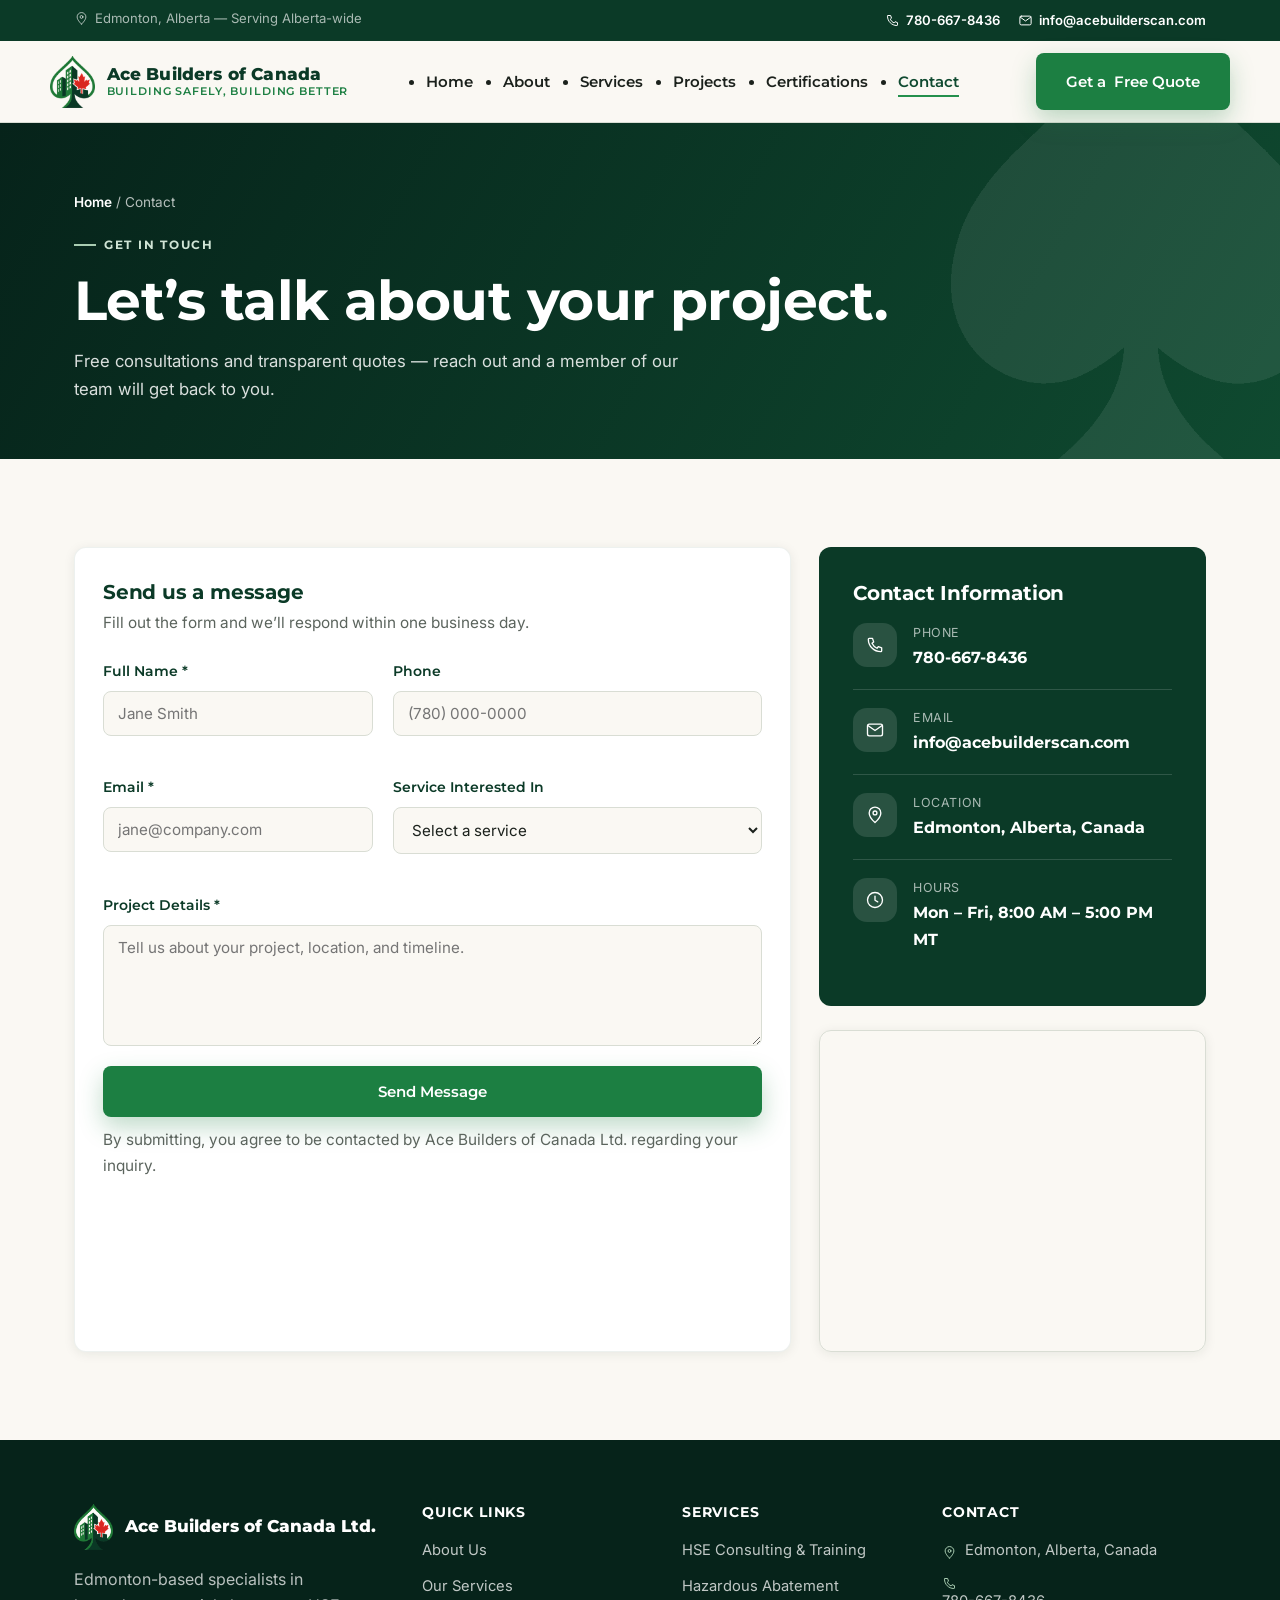
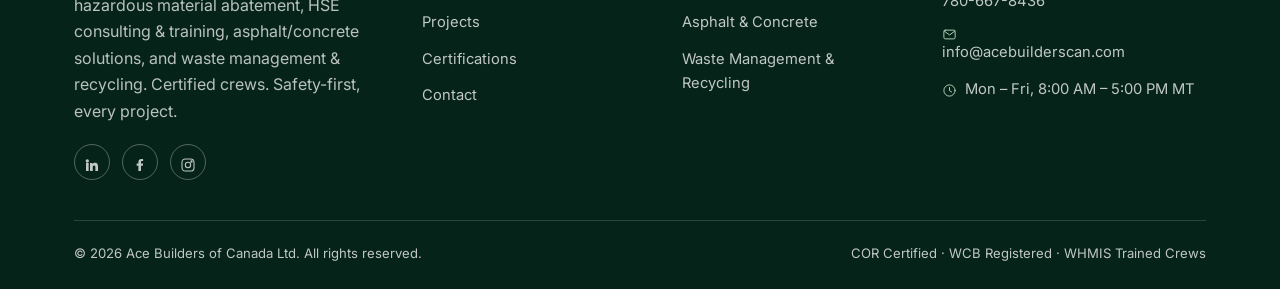
<file: contact.html>
<!DOCTYPE html>
<html lang="en">
<head>
<meta charset="UTF-8">
<meta name="viewport" content="width=device-width, initial-scale=1.0">
<title>Contact Us | Ace Builders of Canada Ltd.</title>
<meta name="description" content="Get a free consultation and quote from Ace Builders of Canada Ltd. Call 780-667-8436 or send us a message. Edmonton, Alberta.">
<link rel="icon" type="image/png" sizes="32x32" href="assets/img/favicon-32.png">
<link rel="icon" type="image/png" sizes="192x192" href="assets/img/favicon-192.png">
<link rel="apple-touch-icon" href="assets/img/favicon-192.png">
<meta property="og:title" content="Ace Builders of Canada Ltd. | Building Safely, Building Better">
<meta property="og:description" content="Get a free consultation and quote from Ace Builders of Canada Ltd. Call 780-667-8436 or send us a message. Edmonton, Alberta.">
<meta property="og:image" content="assets/img/logo.png">
<meta property="og:type" content="website">
<link rel="preconnect" href="https://fonts.googleapis.com">
<link rel="preconnect" href="https://fonts.gstatic.com" crossorigin>
<link href="https://fonts.googleapis.com/css2?family=Montserrat:wght@600;700;800&family=Inter:wght@400;500;600;700&display=swap" rel="stylesheet">
<link rel="stylesheet" href="assets/css/style.css">
</head>
<body data-page="contact.html">
<header class="site-header">
  <div class="topbar">
    <div class="container">
      <div><span class="topbar-tag"><span class="icon-svg"><svg viewBox="0 0 24 24" fill="none" stroke="currentColor" stroke-width="1.6" stroke-linecap="round" stroke-linejoin="round"><path d="M12 21s-7-6.2-7-11.5A7 7 0 0119 9.5C19 14.8 12 21 12 21z"/><circle cx="12" cy="9.5" r="2.3"/></svg></span> Edmonton, Alberta &mdash; Serving Alberta-wide</span></div>
      <div class="topbar-links">
        <a href="tel:+17806678436"><span class="icon-svg"><svg viewBox="0 0 24 24" fill="none" stroke="currentColor" stroke-width="1.6" stroke-linecap="round" stroke-linejoin="round"><path d="M5 4h4l1.4 4.3-2 1.6a12.3 12.3 0 006 6l1.6-2L20 15.4V19a1 1 0 01-1 1C10.7 20 4 13.3 4 5a1 1 0 011-1z"/></svg></span> 780-667-8436</a>
        <a href="mailto:info@acebuilderscan.com"><span class="icon-svg"><svg viewBox="0 0 24 24" fill="none" stroke="currentColor" stroke-width="1.6" stroke-linecap="round" stroke-linejoin="round"><rect x="3" y="5" width="18" height="14" rx="2.2"/><path d="M3.4 6.5l8.6 6.2 8.6-6.2"/></svg></span> info@acebuilderscan.com</a>
      </div>
    </div>
  </div>
  <nav class="navbar container">
    <a href="index.html" class="brand">
      <img src="assets/img/logo-nav.png" alt="Ace Builders of Canada Ltd. logo">
      <span class="brand-text">
        <span class="name">Ace Builders of Canada</span>
        <span class="tag">Building Safely, Building Better</span>
      </span>
    </a>
    <ul class="nav-links" id="navLinks">
        <li><a href="index.html">Home</a></li>
        <li><a href="about.html">About</a></li>
        <li><a href="services.html">Services</a></li>
        <li><a href="projects.html">Projects</a></li>
        <li><a href="certifications.html">Certifications</a></li>
        <li><a href="contact.html" class="active">Contact</a></li>
    </ul>
    <div class="nav-cta">
      <a href="contact.html" class="btn btn-primary"><span class="long">Get a </span>Free Quote</a>
      <button class="nav-toggle" id="navToggle" aria-label="Toggle navigation">
        <span></span><span></span><span></span>
      </button>
    </div>
  </nav>
</header>

<section class="page-hero">
  <img class="page-hero-watermark" src="assets/img/logo-full.png" alt="">
  <div class="container">
    <div class="breadcrumb"><a href="index.html">Home</a> / Contact</div>
    <span class="eyebrow">Get In Touch</span>
    <h1>Let&rsquo;s talk about your project.</h1>
    <p>Free consultations and transparent quotes &mdash; reach out and a member of our team will get back to you.</p>
  </div>
</section>

<section class="section">
  <div class="container">
    <div class="grid grid-2" style="align-items:flex-start;">
      <div class="card">
        <h3 style="margin-bottom:6px;">Send us a message</h3>
        <p style="margin-bottom:24px;">Fill out the form and we&rsquo;ll respond within one business day.</p>
        <form id="contactForm" name="contact" method="POST" data-netlify="true">
          <input type="hidden" name="form-name" value="contact">
          <div class="form-grid">
            <div class="form-field">
              <label for="fullName">Full Name *</label>
              <input type="text" id="fullName" name="fullName" required placeholder="Jane Smith">
            </div>
            <div class="form-field">
              <label for="phone">Phone</label>
              <input type="tel" id="phone" name="phone" placeholder="(780) 000-0000">
            </div>
            <div class="form-field">
              <label for="email">Email *</label>
              <input type="email" id="email" name="email" required placeholder="jane@company.com">
            </div>
            <div class="form-field">
              <label for="service">Service Interested In</label>
              <select id="service" name="service">
                <option value="">Select a service</option>
                <option>HSE Consulting &amp; Training</option>
                <option>Hazardous Abatement &amp; Surface Preparation</option>
                <option>Asphalt &amp; Concrete Solutions</option>
                <option>Waste Management &amp; Recycling</option>
                <option>Not sure / general inquiry</option>
              </select>
            </div>
            <div class="form-field full">
              <label for="message">Project Details *</label>
              <textarea id="message" name="message" rows="5" required placeholder="Tell us about your project, location, and timeline."></textarea>
            </div>
          </div>
          <button type="submit" class="btn btn-primary btn-block">Send Message</button>
          <div id="form-status"></div>
          <p class="form-note">By submitting, you agree to be contacted by Ace Builders of Canada Ltd. regarding your inquiry.</p>
        </form>
      </div>

      <div>
        <div class="contact-info-card">
          <h3>Contact Information</h3>
          <div class="contact-row">
            <div class="icon-badge"><span class="icon-svg"><svg viewBox="0 0 24 24" fill="none" stroke="currentColor" stroke-width="1.6" stroke-linecap="round" stroke-linejoin="round"><path d="M5 4h4l1.4 4.3-2 1.6a12.3 12.3 0 006 6l1.6-2L20 15.4V19a1 1 0 01-1 1C10.7 20 4 13.3 4 5a1 1 0 011-1z"/></svg></span></div>
            <div><div class="label">Phone</div><a class="value" href="tel:+17806678436">780-667-8436</a></div>
          </div>
          <div class="contact-row">
            <div class="icon-badge"><span class="icon-svg"><svg viewBox="0 0 24 24" fill="none" stroke="currentColor" stroke-width="1.6" stroke-linecap="round" stroke-linejoin="round"><rect x="3" y="5" width="18" height="14" rx="2.2"/><path d="M3.4 6.5l8.6 6.2 8.6-6.2"/></svg></span></div>
            <div><div class="label">Email</div><a class="value" href="mailto:info@acebuilderscan.com">info@acebuilderscan.com</a></div>
          </div>
          <div class="contact-row">
            <div class="icon-badge"><span class="icon-svg"><svg viewBox="0 0 24 24" fill="none" stroke="currentColor" stroke-width="1.6" stroke-linecap="round" stroke-linejoin="round"><path d="M12 21s-7-6.2-7-11.5A7 7 0 0119 9.5C19 14.8 12 21 12 21z"/><circle cx="12" cy="9.5" r="2.3"/></svg></span></div>
            <div><div class="label">Location</div><span class="value">Edmonton, Alberta, Canada</span></div>
          </div>
          <div class="contact-row">
            <div class="icon-badge"><span class="icon-svg"><svg viewBox="0 0 24 24" fill="none" stroke="currentColor" stroke-width="1.6" stroke-linecap="round" stroke-linejoin="round"><circle cx="12" cy="12" r="9"/><path d="M12 7.3v5l3.3 2"/></svg></span></div>
            <div><div class="label">Hours</div><span class="value">Mon &ndash; Fri, 8:00 AM &ndash; 5:00 PM MT</span></div>
          </div>
        </div>
        <div class="map-embed" style="margin-top:24px;">
          <iframe src="https://www.google.com/maps?q=Edmonton,Alberta,Canada&output=embed" loading="lazy" allowfullscreen title="Ace Builders of Canada Ltd. service area map"></iframe>
        </div>
      </div>
    </div>
  </div>
</section>
<footer class="site-footer">
  <div class="container">
    <div class="footer-grid">
      <div>
        <a href="index.html" class="footer-brand">
          <img src="assets/img/logo-nav.png" alt="Ace Builders of Canada Ltd. logo">
          <span class="name">Ace Builders of Canada Ltd.</span>
        </a>
        <p>Edmonton-based specialists in hazardous material abatement, HSE consulting &amp; training, asphalt/concrete solutions, and waste management &amp; recycling. Certified crews. Safety-first, every project.</p>
        <div class="footer-socials" style="margin-top:20px;">
          <a href="#" aria-label="LinkedIn"><span class="icon-svg"><svg viewBox="0 0 24 24" fill="currentColor"><path d="M4.98 3.5a2.5 2.5 0 11-.02 5 2.5 2.5 0 01.02-5zM3 9h4v12H3zM9 9h3.6v1.7h.05c.5-.9 1.8-1.9 3.7-1.9 4 0 4.7 2.6 4.7 6V21h-4v-5.3c0-1.3 0-3-1.8-3s-2.1 1.4-2.1 2.9V21H9z"/></svg></span></a>
          <a href="#" aria-label="Facebook"><span class="icon-svg"><svg viewBox="0 0 24 24" fill="currentColor"><path d="M13.5 21v-8h2.7l.4-3.2h-3.1V7.7c0-.9.3-1.6 1.7-1.6h1.5V3.2C16.4 3.1 15.3 3 14 3c-2.6 0-4.4 1.6-4.4 4.5v2.3H7v3.2h2.6V21z"/></svg></span></a>
          <a href="#" aria-label="Instagram"><span class="icon-svg"><svg viewBox="0 0 24 24" fill="none" stroke="currentColor" stroke-width="1.6"><rect x="3" y="3" width="18" height="18" rx="5"/><circle cx="12" cy="12" r="4"/><circle cx="17.3" cy="6.7" r="1"/></svg></span></a>
        </div>
      </div>
      <div class="footer-col">
        <h4>Quick Links</h4>
        <ul>
          <li><a href="about.html">About Us</a></li>
          <li><a href="services.html">Our Services</a></li>
          <li><a href="projects.html">Projects</a></li>
          <li><a href="certifications.html">Certifications</a></li>
          <li><a href="contact.html">Contact</a></li>
        </ul>
      </div>
      <div class="footer-col">
        <h4>Services</h4>
        <ul>
          <li><a href="services.html#hse">HSE Consulting &amp; Training</a></li>
          <li><a href="services.html#abatement">Hazardous Abatement</a></li>
          <li><a href="services.html#asphalt">Asphalt &amp; Concrete</a></li>
          <li><a href="services.html#waste">Waste Management &amp; Recycling</a></li>
        </ul>
      </div>
      <div class="footer-col">
        <h4>Contact</h4>
        <ul>
          <li><span class="icon-svg"><svg viewBox="0 0 24 24" fill="none" stroke="currentColor" stroke-width="1.6" stroke-linecap="round" stroke-linejoin="round"><path d="M12 21s-7-6.2-7-11.5A7 7 0 0119 9.5C19 14.8 12 21 12 21z"/><circle cx="12" cy="9.5" r="2.3"/></svg></span> Edmonton, Alberta, Canada</li>
          <li><a href="tel:+17806678436"><span class="icon-svg"><svg viewBox="0 0 24 24" fill="none" stroke="currentColor" stroke-width="1.6" stroke-linecap="round" stroke-linejoin="round"><path d="M5 4h4l1.4 4.3-2 1.6a12.3 12.3 0 006 6l1.6-2L20 15.4V19a1 1 0 01-1 1C10.7 20 4 13.3 4 5a1 1 0 011-1z"/></svg></span> 780-667-8436</a></li>
          <li><a href="mailto:info@acebuilderscan.com"><span class="icon-svg"><svg viewBox="0 0 24 24" fill="none" stroke="currentColor" stroke-width="1.6" stroke-linecap="round" stroke-linejoin="round"><rect x="3" y="5" width="18" height="14" rx="2.2"/><path d="M3.4 6.5l8.6 6.2 8.6-6.2"/></svg></span> info@acebuilderscan.com</a></li>
          <li><span class="icon-svg"><svg viewBox="0 0 24 24" fill="none" stroke="currentColor" stroke-width="1.6" stroke-linecap="round" stroke-linejoin="round"><circle cx="12" cy="12" r="9"/><path d="M12 7.3v5l3.3 2"/></svg></span> Mon &ndash; Fri, 8:00 AM &ndash; 5:00 PM MT</li>
        </ul>
      </div>
    </div>
    <div class="footer-bottom">
      <span>&copy; 2026 Ace Builders of Canada Ltd. All rights reserved.</span>
      <span>COR Certified &middot; WCB Registered &middot; WHMIS Trained Crews</span>
    </div>
  </div>
</footer>
<script src="assets/js/script.js" defer></script>
</body>
</html>
</file>
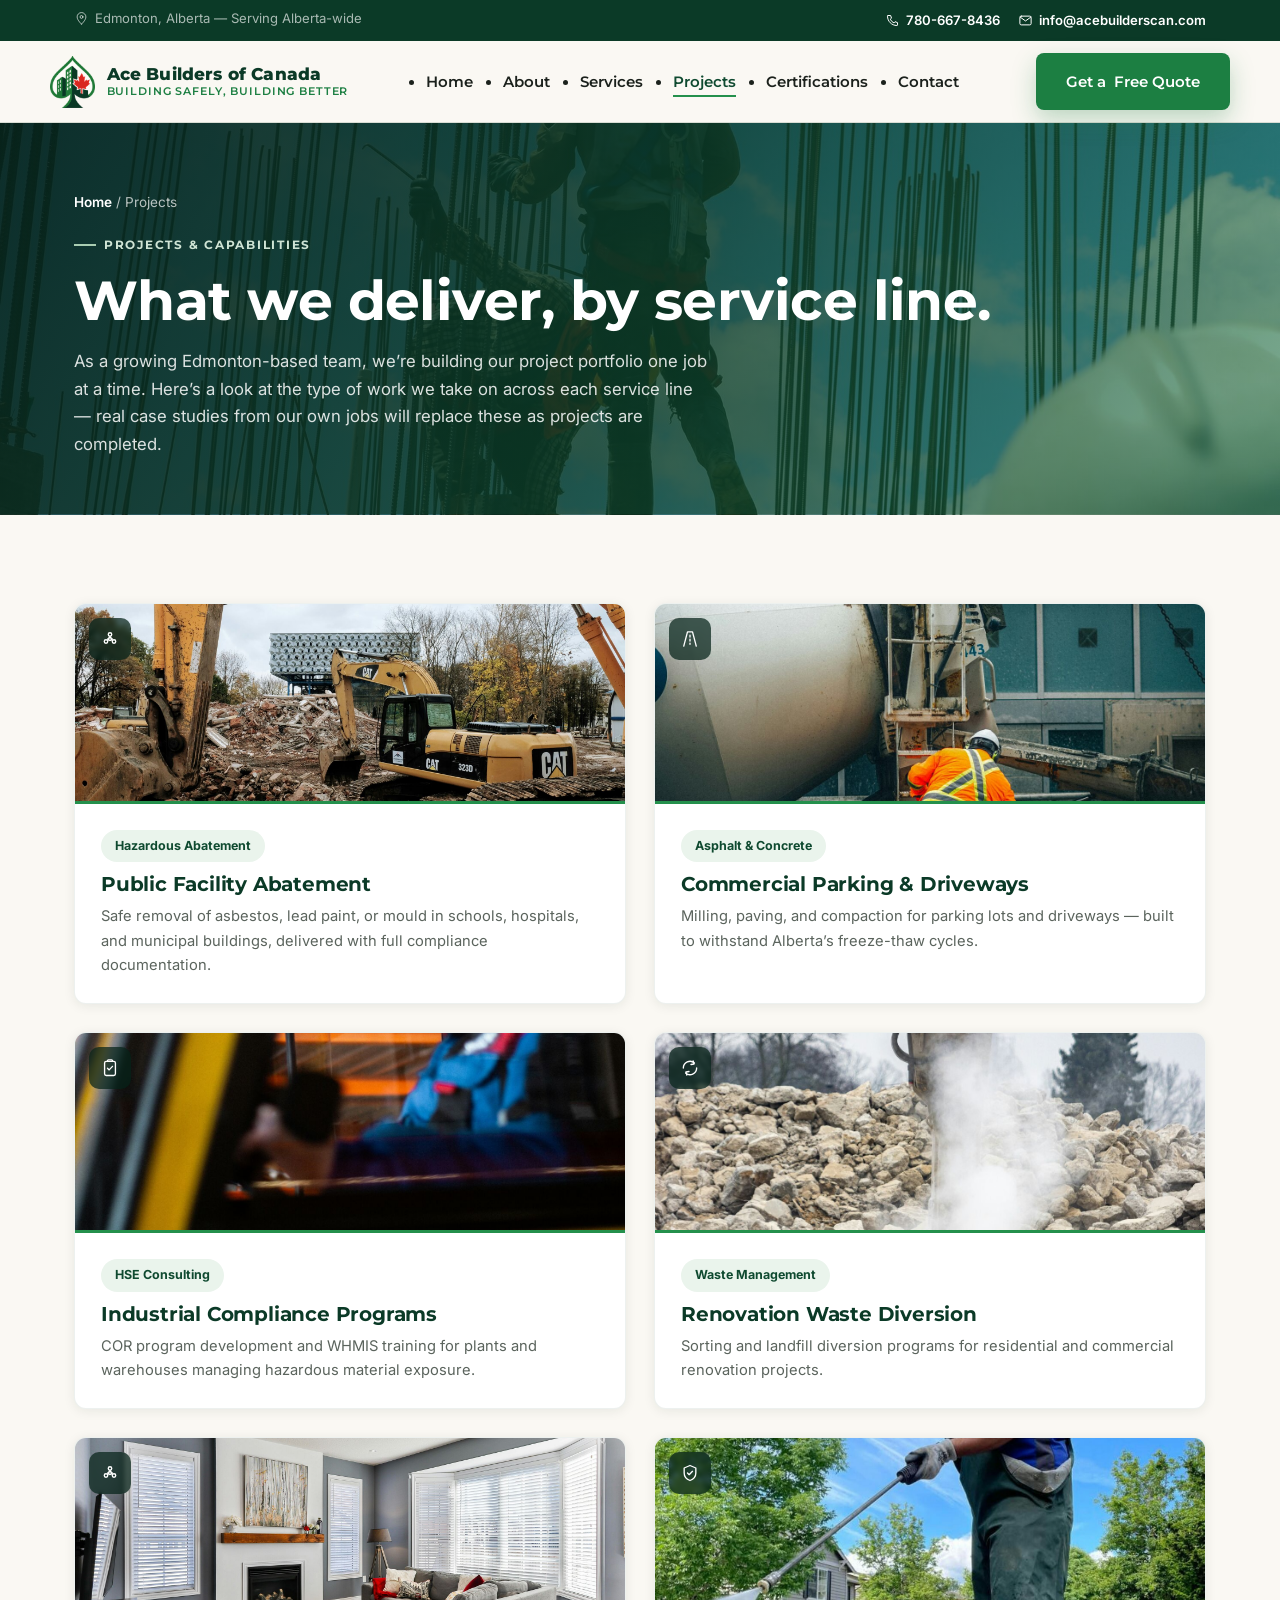
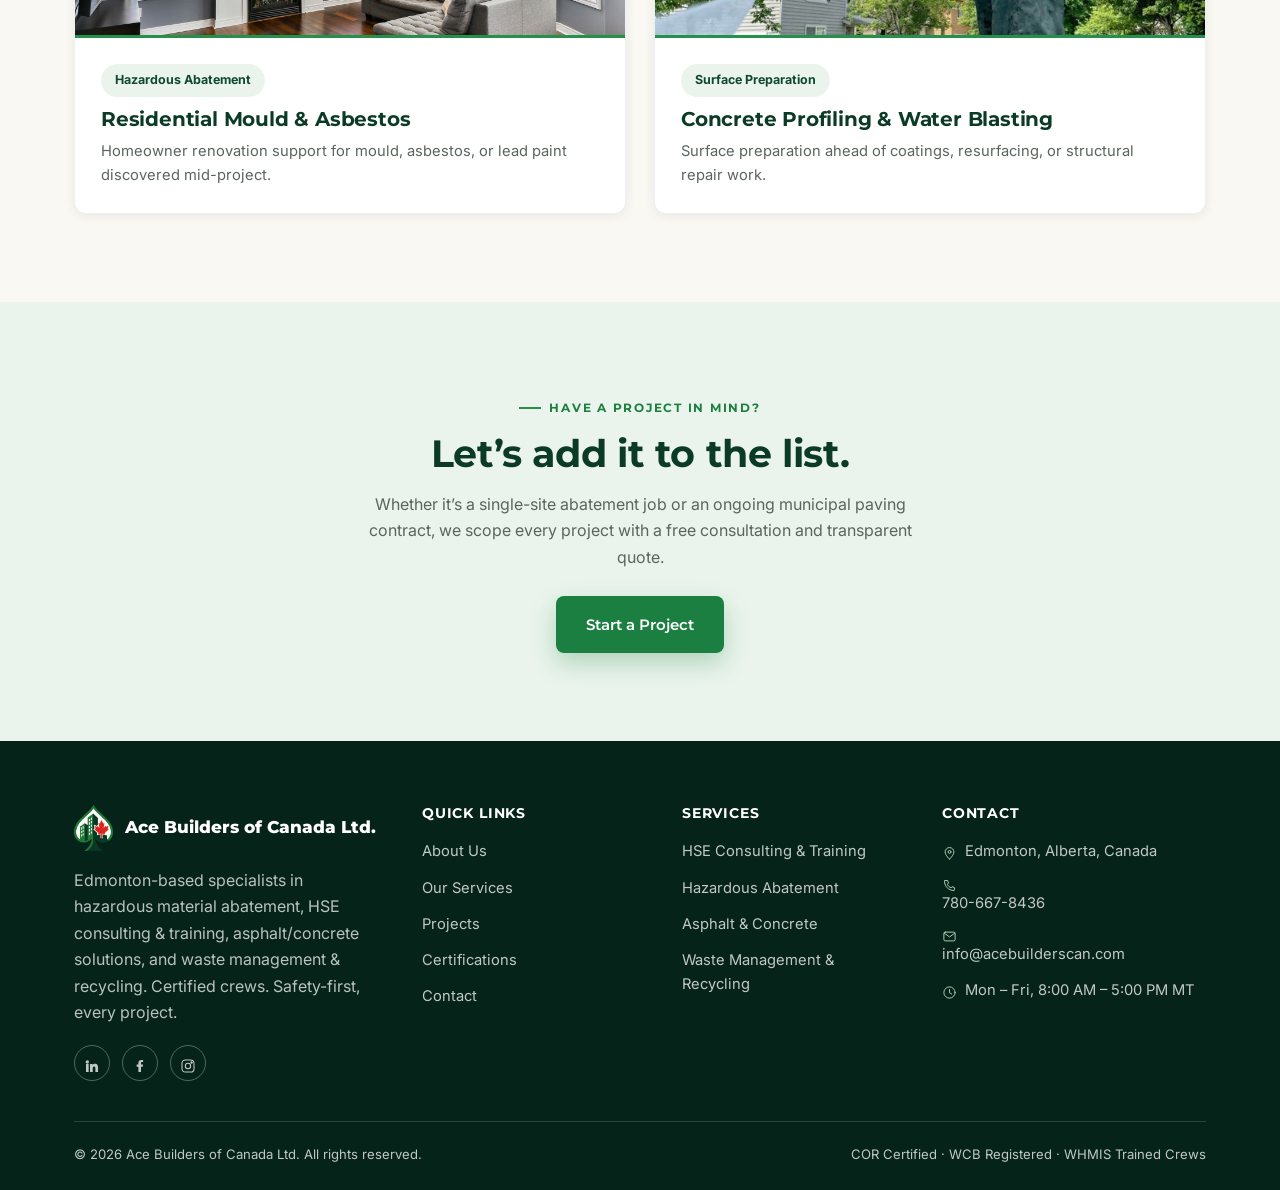
<file: projects.html>
<!DOCTYPE html>
<html lang="en">
<head>
<meta charset="UTF-8">
<meta name="viewport" content="width=device-width, initial-scale=1.0">
<title>Projects & Capabilities | Ace Builders of Canada Ltd.</title>
<meta name="description" content="Explore the types of abatement, construction, paving, and waste-management projects Ace Builders of Canada Ltd. delivers for public, commercial, industrial, and residential clients.">
<link rel="icon" type="image/png" sizes="32x32" href="assets/img/favicon-32.png">
<link rel="icon" type="image/png" sizes="192x192" href="assets/img/favicon-192.png">
<link rel="apple-touch-icon" href="assets/img/favicon-192.png">
<meta property="og:title" content="Ace Builders of Canada Ltd. | Building Safely, Building Better">
<meta property="og:description" content="Explore the types of abatement, construction, paving, and waste-management projects Ace Builders of Canada Ltd. delivers for public, commercial, industrial, and residential clients.">
<meta property="og:image" content="assets/img/logo.png">
<meta property="og:type" content="website">
<link rel="preconnect" href="https://fonts.googleapis.com">
<link rel="preconnect" href="https://fonts.gstatic.com" crossorigin>
<link href="https://fonts.googleapis.com/css2?family=Montserrat:wght@600;700;800&family=Inter:wght@400;500;600;700&display=swap" rel="stylesheet">
<link rel="stylesheet" href="assets/css/style.css">
</head>
<body data-page="projects.html">
<header class="site-header">
  <div class="topbar">
    <div class="container">
      <div><span class="topbar-tag"><span class="icon-svg"><svg viewBox="0 0 24 24" fill="none" stroke="currentColor" stroke-width="1.6" stroke-linecap="round" stroke-linejoin="round"><path d="M12 21s-7-6.2-7-11.5A7 7 0 0119 9.5C19 14.8 12 21 12 21z"/><circle cx="12" cy="9.5" r="2.3"/></svg></span> Edmonton, Alberta &mdash; Serving Alberta-wide</span></div>
      <div class="topbar-links">
        <a href="tel:+17806678436"><span class="icon-svg"><svg viewBox="0 0 24 24" fill="none" stroke="currentColor" stroke-width="1.6" stroke-linecap="round" stroke-linejoin="round"><path d="M5 4h4l1.4 4.3-2 1.6a12.3 12.3 0 006 6l1.6-2L20 15.4V19a1 1 0 01-1 1C10.7 20 4 13.3 4 5a1 1 0 011-1z"/></svg></span> 780-667-8436</a>
        <a href="mailto:info@acebuilderscan.com"><span class="icon-svg"><svg viewBox="0 0 24 24" fill="none" stroke="currentColor" stroke-width="1.6" stroke-linecap="round" stroke-linejoin="round"><rect x="3" y="5" width="18" height="14" rx="2.2"/><path d="M3.4 6.5l8.6 6.2 8.6-6.2"/></svg></span> info@acebuilderscan.com</a>
      </div>
    </div>
  </div>
  <nav class="navbar container">
    <a href="index.html" class="brand">
      <img src="assets/img/logo-nav.png" alt="Ace Builders of Canada Ltd. logo">
      <span class="brand-text">
        <span class="name">Ace Builders of Canada</span>
        <span class="tag">Building Safely, Building Better</span>
      </span>
    </a>
    <ul class="nav-links" id="navLinks">
        <li><a href="index.html">Home</a></li>
        <li><a href="about.html">About</a></li>
        <li><a href="services.html">Services</a></li>
        <li><a href="projects.html" class="active">Projects</a></li>
        <li><a href="certifications.html">Certifications</a></li>
        <li><a href="contact.html">Contact</a></li>
    </ul>
    <div class="nav-cta">
      <a href="contact.html" class="btn btn-primary"><span class="long">Get a </span>Free Quote</a>
      <button class="nav-toggle" id="navToggle" aria-label="Toggle navigation">
        <span></span><span></span><span></span>
      </button>
    </div>
  </nav>
</header>

<section class="page-hero has-photo" style="background-image: linear-gradient(120deg, rgba(6,35,26,0.92) 0%, rgba(11,58,39,0.85) 45%, rgba(20,108,58,0.55) 100%), url('assets/img/photos/projects-hero.jpg');">
  <div class="container">
    <div class="breadcrumb"><a href="index.html">Home</a> / Projects</div>
    <span class="eyebrow">Projects &amp; Capabilities</span>
    <h1>What we deliver, by service line.</h1>
    <p>As a growing Edmonton-based team, we&rsquo;re building our project portfolio one job at a time. Here&rsquo;s a look at the type of work we take on across each service line &mdash; real case studies from our own jobs will replace these as projects are completed.</p>
  </div>
</section>

<section class="section">
  <div class="container">
    <div class="grid grid-2">

      <div class="project-card">
        <div class="project-visual">
          <img src="assets/img/photos/project-public-abatement.jpg" alt="Demolition and abatement work near a public facility">
          <span class="pv-badge"><span class="icon-svg"><svg viewBox="0 0 24 24" fill="none" stroke="currentColor" stroke-width="1.6" stroke-linecap="round" stroke-linejoin="round"><circle cx="12" cy="6.6" r="2.1"/><circle cx="7.2" cy="15" r="2.1"/><circle cx="16.8" cy="15" r="2.1"/><circle cx="12" cy="12" r="1.8"/><path d="M12 8.7v2.2M10.3 13.1L9.1 12M13.7 13.1l1.2-1.1"/></svg></span></span>
        </div>
        <div class="project-body">
          <span class="tag-pill">Hazardous Abatement</span>
          <h3>Public Facility Abatement</h3>
          <p>Safe removal of asbestos, lead paint, or mould in schools, hospitals, and municipal buildings, delivered with full compliance documentation.</p>
        </div>
      </div>

      <div class="project-card">
        <div class="project-visual">
          <img src="assets/img/photos/project-concrete-pour.jpg" alt="Concrete mixer truck being operated on a commercial site">
          <span class="pv-badge"><span class="icon-svg"><svg viewBox="0 0 24 24" fill="none" stroke="currentColor" stroke-width="1.6" stroke-linecap="round" stroke-linejoin="round"><path d="M4.5 20.5L9 3.5h6l4.5 17"/><path d="M12 7.5v2.2M12 12.3v2.2M12 17v1.3"/></svg></span></span>
        </div>
        <div class="project-body">
          <span class="tag-pill">Asphalt &amp; Concrete</span>
          <h3>Commercial Parking &amp; Driveways</h3>
          <p>Milling, paving, and compaction for parking lots and driveways &mdash; built to withstand Alberta&rsquo;s freeze-thaw cycles.</p>
        </div>
      </div>

      <div class="project-card">
        <div class="project-visual">
          <img src="assets/img/photos/industrial-warehouse-worker.jpg" alt="Worker on an industrial site managing equipment">
          <span class="pv-badge"><span class="icon-svg"><svg viewBox="0 0 24 24" fill="none" stroke="currentColor" stroke-width="1.6" stroke-linecap="round" stroke-linejoin="round"><rect x="5.5" y="4" width="13" height="17" rx="2"/><path d="M9 4V3.2a1 1 0 011-1h4a1 1 0 011 1V4"/><path d="M9 12.3l2 2 4-4.3"/></svg></span></span>
        </div>
        <div class="project-body">
          <span class="tag-pill">HSE Consulting</span>
          <h3>Industrial Compliance Programs</h3>
          <p>COR program development and WHMIS training for plants and warehouses managing hazardous material exposure.</p>
        </div>
      </div>

      <div class="project-card">
        <div class="project-visual">
          <img src="assets/img/photos/project-demo-rubble.jpg" alt="Excavator processing demolition rubble for waste diversion">
          <span class="pv-badge"><span class="icon-svg"><svg viewBox="0 0 24 24" fill="none" stroke="currentColor" stroke-width="1.6" stroke-linecap="round" stroke-linejoin="round"><path d="M4 12a8 8 0 0113.3-6"/><path d="M20 12a8 8 0 01-13.3 6"/><path d="M15.8 3.6l1 3.6-3.6.6"/><path d="M8.2 20.4l-1-3.6 3.6-.6"/></svg></span></span>
        </div>
        <div class="project-body">
          <span class="tag-pill">Waste Management</span>
          <h3>Renovation Waste Diversion</h3>
          <p>Sorting and landfill diversion programs for residential and commercial renovation projects.</p>
        </div>
      </div>

      <div class="project-card">
        <div class="project-visual">
          <img src="assets/img/photos/home-renovation-interior.jpg" alt="Residential living space of the type Ace Builders supports">
          <span class="pv-badge"><span class="icon-svg"><svg viewBox="0 0 24 24" fill="none" stroke="currentColor" stroke-width="1.6" stroke-linecap="round" stroke-linejoin="round"><circle cx="12" cy="6.6" r="2.1"/><circle cx="7.2" cy="15" r="2.1"/><circle cx="16.8" cy="15" r="2.1"/><circle cx="12" cy="12" r="1.8"/><path d="M12 8.7v2.2M10.3 13.1L9.1 12M13.7 13.1l1.2-1.1"/></svg></span></span>
        </div>
        <div class="project-body">
          <span class="tag-pill">Hazardous Abatement</span>
          <h3>Residential Mould &amp; Asbestos</h3>
          <p>Homeowner renovation support for mould, asbestos, or lead paint discovered mid-project.</p>
        </div>
      </div>

      <div class="project-card">
        <div class="project-visual">
          <img src="assets/img/photos/concrete-pressure-washing.jpg" alt="Worker water-blasting a concrete driveway surface">
          <span class="pv-badge"><span class="icon-svg"><svg viewBox="0 0 24 24" fill="none" stroke="currentColor" stroke-width="1.6" stroke-linecap="round" stroke-linejoin="round"><path d="M12 3l7 3v6c0 4.5-3 7.5-7 9-4-1.5-7-4.5-7-9V6l7-3z"/><path d="M9 12l2 2 4-4"/></svg></span></span>
        </div>
        <div class="project-body">
          <span class="tag-pill">Surface Preparation</span>
          <h3>Concrete Profiling &amp; Water Blasting</h3>
          <p>Surface preparation ahead of coatings, resurfacing, or structural repair work.</p>
        </div>
      </div>
    </div>
  </div>
</section>

<section class="section section-alt">
  <div class="container text-center">
    <span class="eyebrow" style="justify-content:center;">Have a project in mind?</span>
    <h2>Let&rsquo;s add it to the list.</h2>
    <p style="max-width:560px; margin:14px auto 26px; color:var(--grey);">Whether it&rsquo;s a single-site abatement job or an ongoing municipal paving contract, we scope every project with a free consultation and transparent quote.</p>
    <a href="contact.html" class="btn btn-primary">Start a Project</a>
  </div>
</section>
<footer class="site-footer">
  <div class="container">
    <div class="footer-grid">
      <div>
        <a href="index.html" class="footer-brand">
          <img src="assets/img/logo-nav.png" alt="Ace Builders of Canada Ltd. logo">
          <span class="name">Ace Builders of Canada Ltd.</span>
        </a>
        <p>Edmonton-based specialists in hazardous material abatement, HSE consulting &amp; training, asphalt/concrete solutions, and waste management &amp; recycling. Certified crews. Safety-first, every project.</p>
        <div class="footer-socials" style="margin-top:20px;">
          <a href="#" aria-label="LinkedIn"><span class="icon-svg"><svg viewBox="0 0 24 24" fill="currentColor"><path d="M4.98 3.5a2.5 2.5 0 11-.02 5 2.5 2.5 0 01.02-5zM3 9h4v12H3zM9 9h3.6v1.7h.05c.5-.9 1.8-1.9 3.7-1.9 4 0 4.7 2.6 4.7 6V21h-4v-5.3c0-1.3 0-3-1.8-3s-2.1 1.4-2.1 2.9V21H9z"/></svg></span></a>
          <a href="#" aria-label="Facebook"><span class="icon-svg"><svg viewBox="0 0 24 24" fill="currentColor"><path d="M13.5 21v-8h2.7l.4-3.2h-3.1V7.7c0-.9.3-1.6 1.7-1.6h1.5V3.2C16.4 3.1 15.3 3 14 3c-2.6 0-4.4 1.6-4.4 4.5v2.3H7v3.2h2.6V21z"/></svg></span></a>
          <a href="#" aria-label="Instagram"><span class="icon-svg"><svg viewBox="0 0 24 24" fill="none" stroke="currentColor" stroke-width="1.6"><rect x="3" y="3" width="18" height="18" rx="5"/><circle cx="12" cy="12" r="4"/><circle cx="17.3" cy="6.7" r="1"/></svg></span></a>
        </div>
      </div>
      <div class="footer-col">
        <h4>Quick Links</h4>
        <ul>
          <li><a href="about.html">About Us</a></li>
          <li><a href="services.html">Our Services</a></li>
          <li><a href="projects.html">Projects</a></li>
          <li><a href="certifications.html">Certifications</a></li>
          <li><a href="contact.html">Contact</a></li>
        </ul>
      </div>
      <div class="footer-col">
        <h4>Services</h4>
        <ul>
          <li><a href="services.html#hse">HSE Consulting &amp; Training</a></li>
          <li><a href="services.html#abatement">Hazardous Abatement</a></li>
          <li><a href="services.html#asphalt">Asphalt &amp; Concrete</a></li>
          <li><a href="services.html#waste">Waste Management &amp; Recycling</a></li>
        </ul>
      </div>
      <div class="footer-col">
        <h4>Contact</h4>
        <ul>
          <li><span class="icon-svg"><svg viewBox="0 0 24 24" fill="none" stroke="currentColor" stroke-width="1.6" stroke-linecap="round" stroke-linejoin="round"><path d="M12 21s-7-6.2-7-11.5A7 7 0 0119 9.5C19 14.8 12 21 12 21z"/><circle cx="12" cy="9.5" r="2.3"/></svg></span> Edmonton, Alberta, Canada</li>
          <li><a href="tel:+17806678436"><span class="icon-svg"><svg viewBox="0 0 24 24" fill="none" stroke="currentColor" stroke-width="1.6" stroke-linecap="round" stroke-linejoin="round"><path d="M5 4h4l1.4 4.3-2 1.6a12.3 12.3 0 006 6l1.6-2L20 15.4V19a1 1 0 01-1 1C10.7 20 4 13.3 4 5a1 1 0 011-1z"/></svg></span> 780-667-8436</a></li>
          <li><a href="mailto:info@acebuilderscan.com"><span class="icon-svg"><svg viewBox="0 0 24 24" fill="none" stroke="currentColor" stroke-width="1.6" stroke-linecap="round" stroke-linejoin="round"><rect x="3" y="5" width="18" height="14" rx="2.2"/><path d="M3.4 6.5l8.6 6.2 8.6-6.2"/></svg></span> info@acebuilderscan.com</a></li>
          <li><span class="icon-svg"><svg viewBox="0 0 24 24" fill="none" stroke="currentColor" stroke-width="1.6" stroke-linecap="round" stroke-linejoin="round"><circle cx="12" cy="12" r="9"/><path d="M12 7.3v5l3.3 2"/></svg></span> Mon &ndash; Fri, 8:00 AM &ndash; 5:00 PM MT</li>
        </ul>
      </div>
    </div>
    <div class="footer-bottom">
      <span>&copy; 2026 Ace Builders of Canada Ltd. All rights reserved.</span>
      <span>COR Certified &middot; WCB Registered &middot; WHMIS Trained Crews</span>
    </div>
  </div>
</footer>
<script src="assets/js/script.js" defer></script>
</body>
</html>
</file>
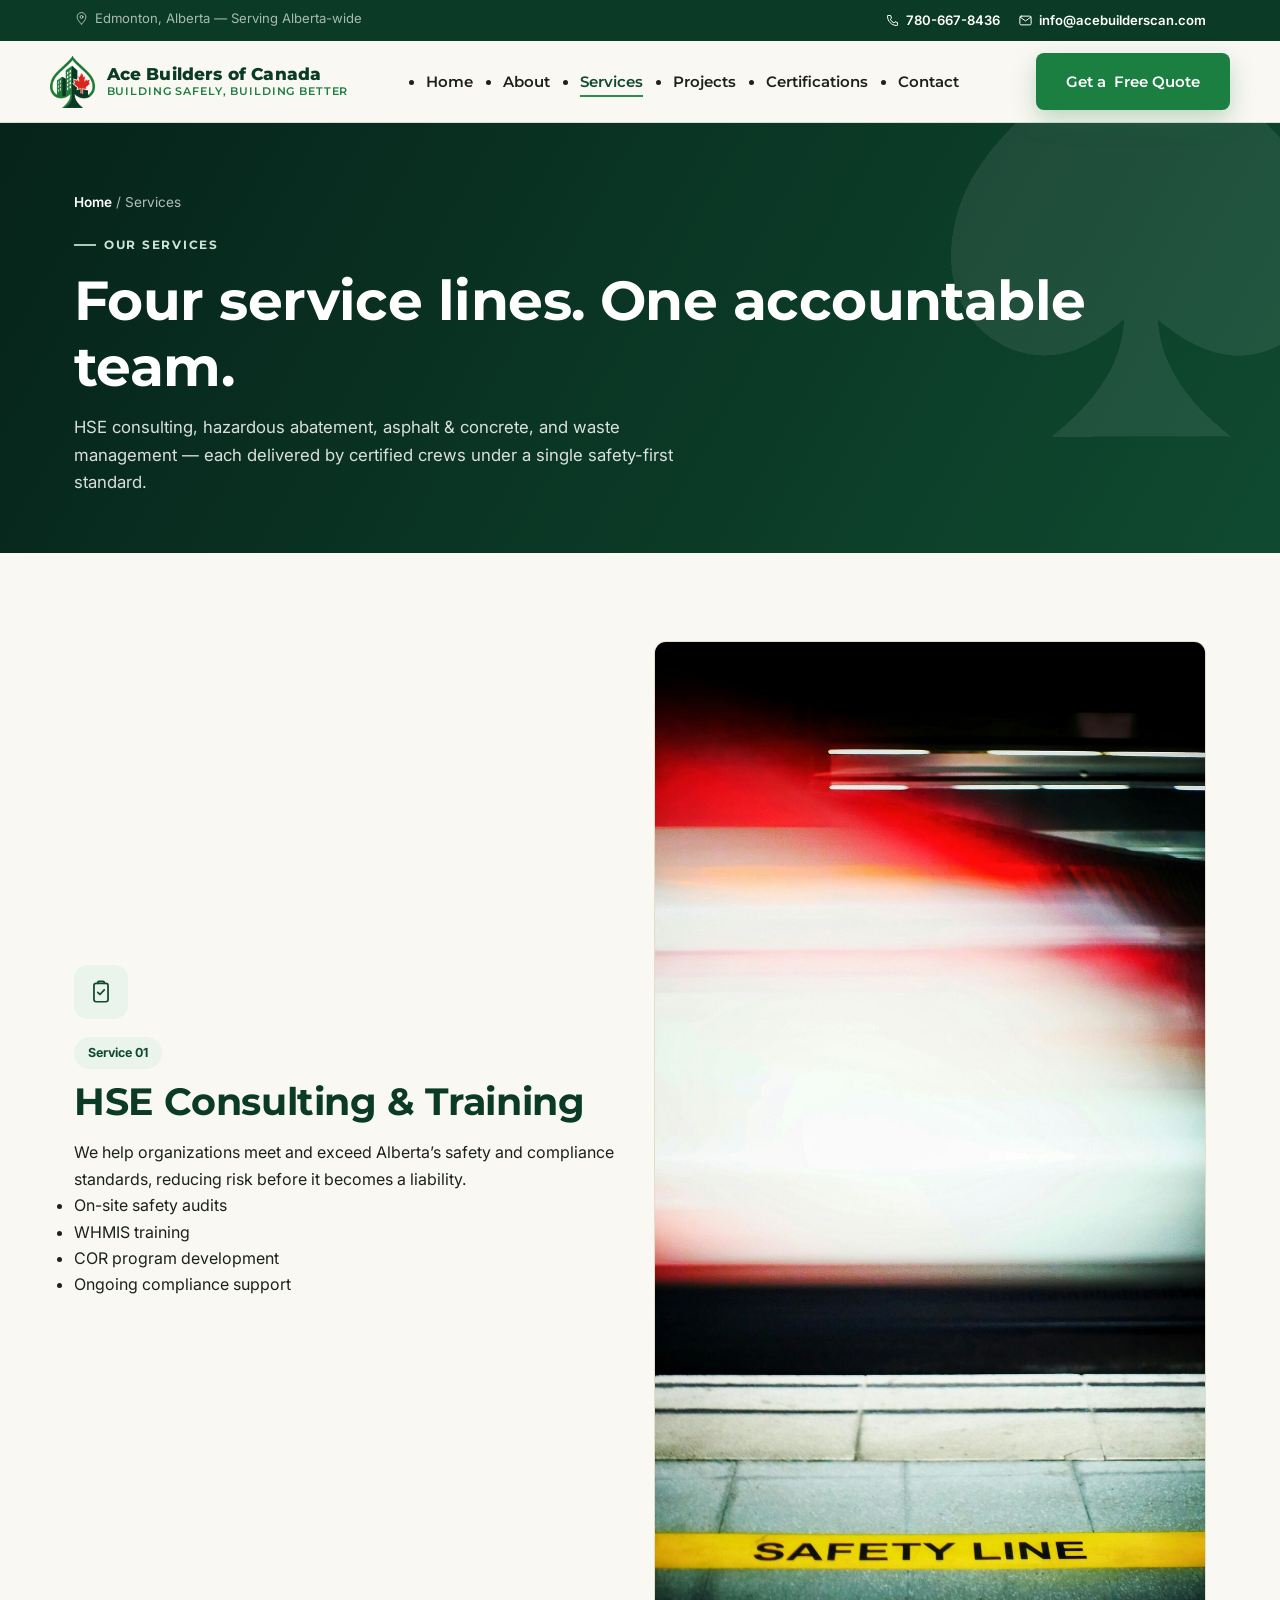
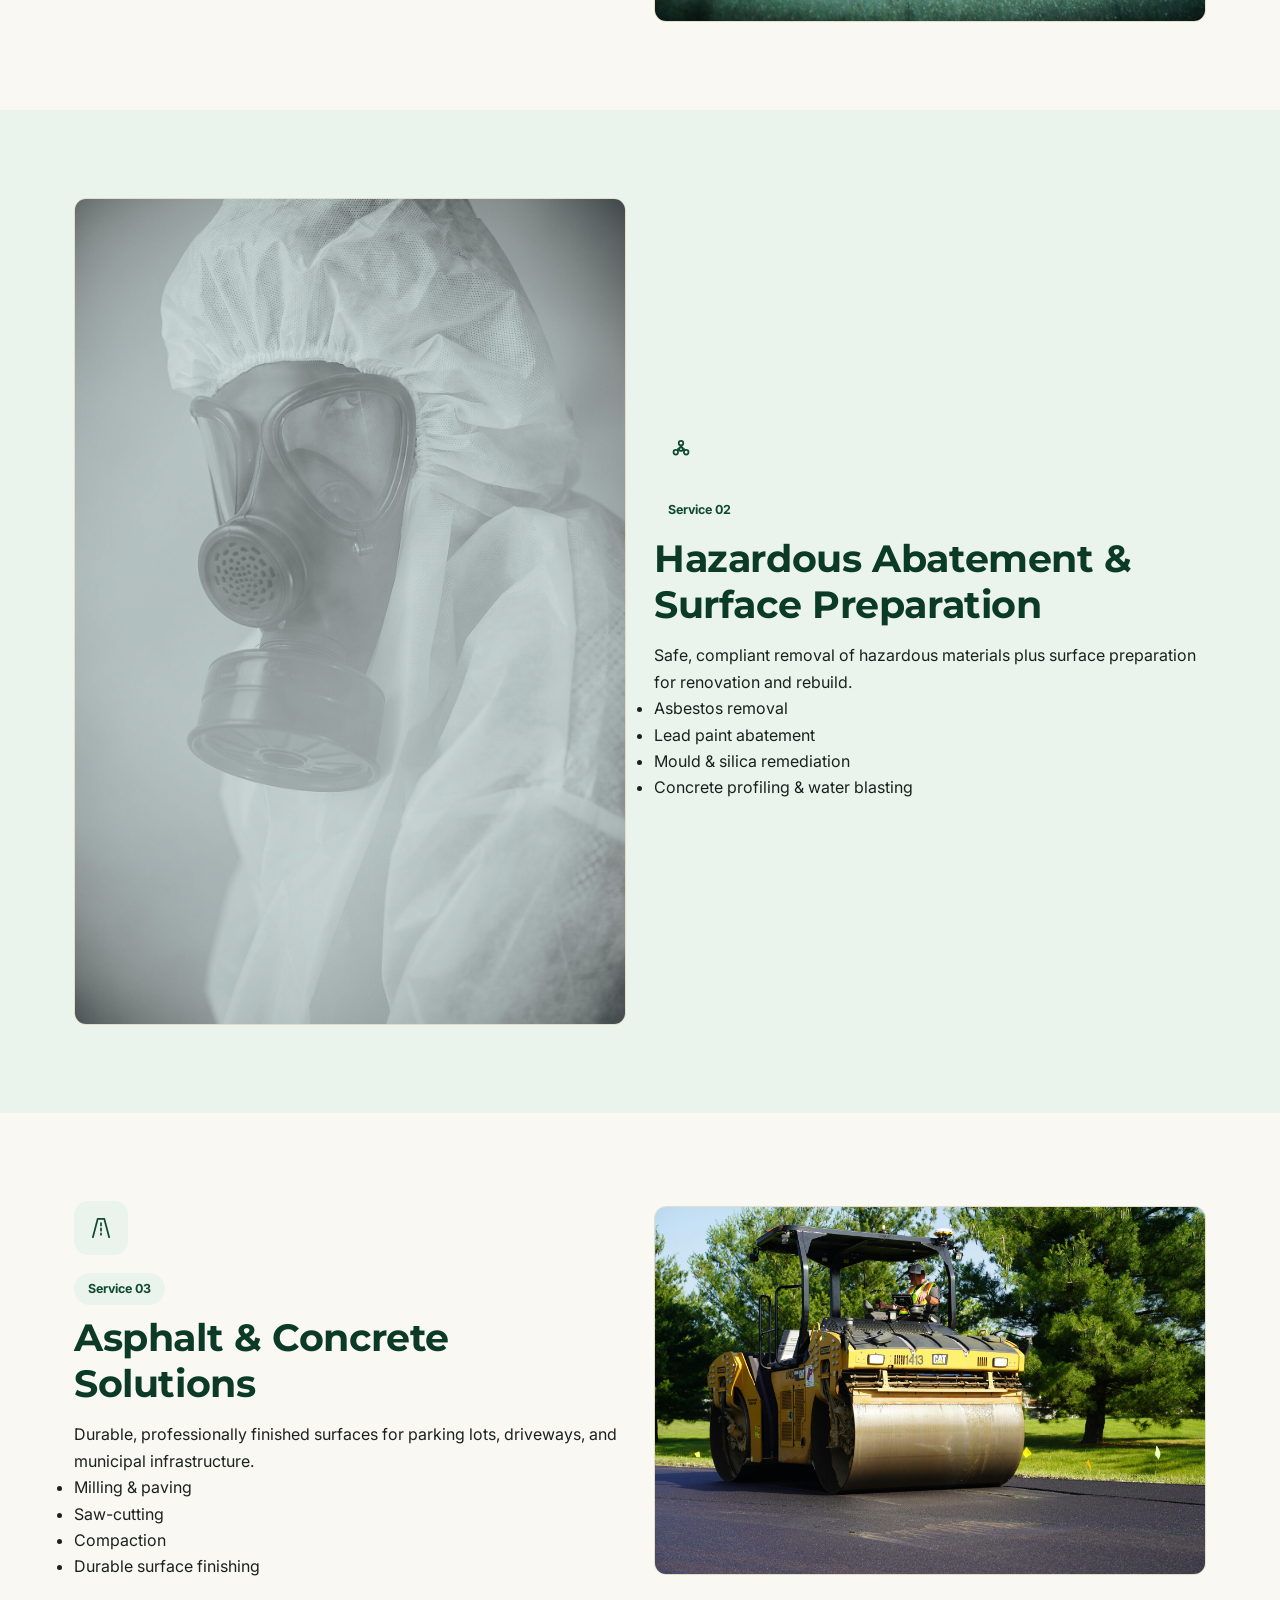
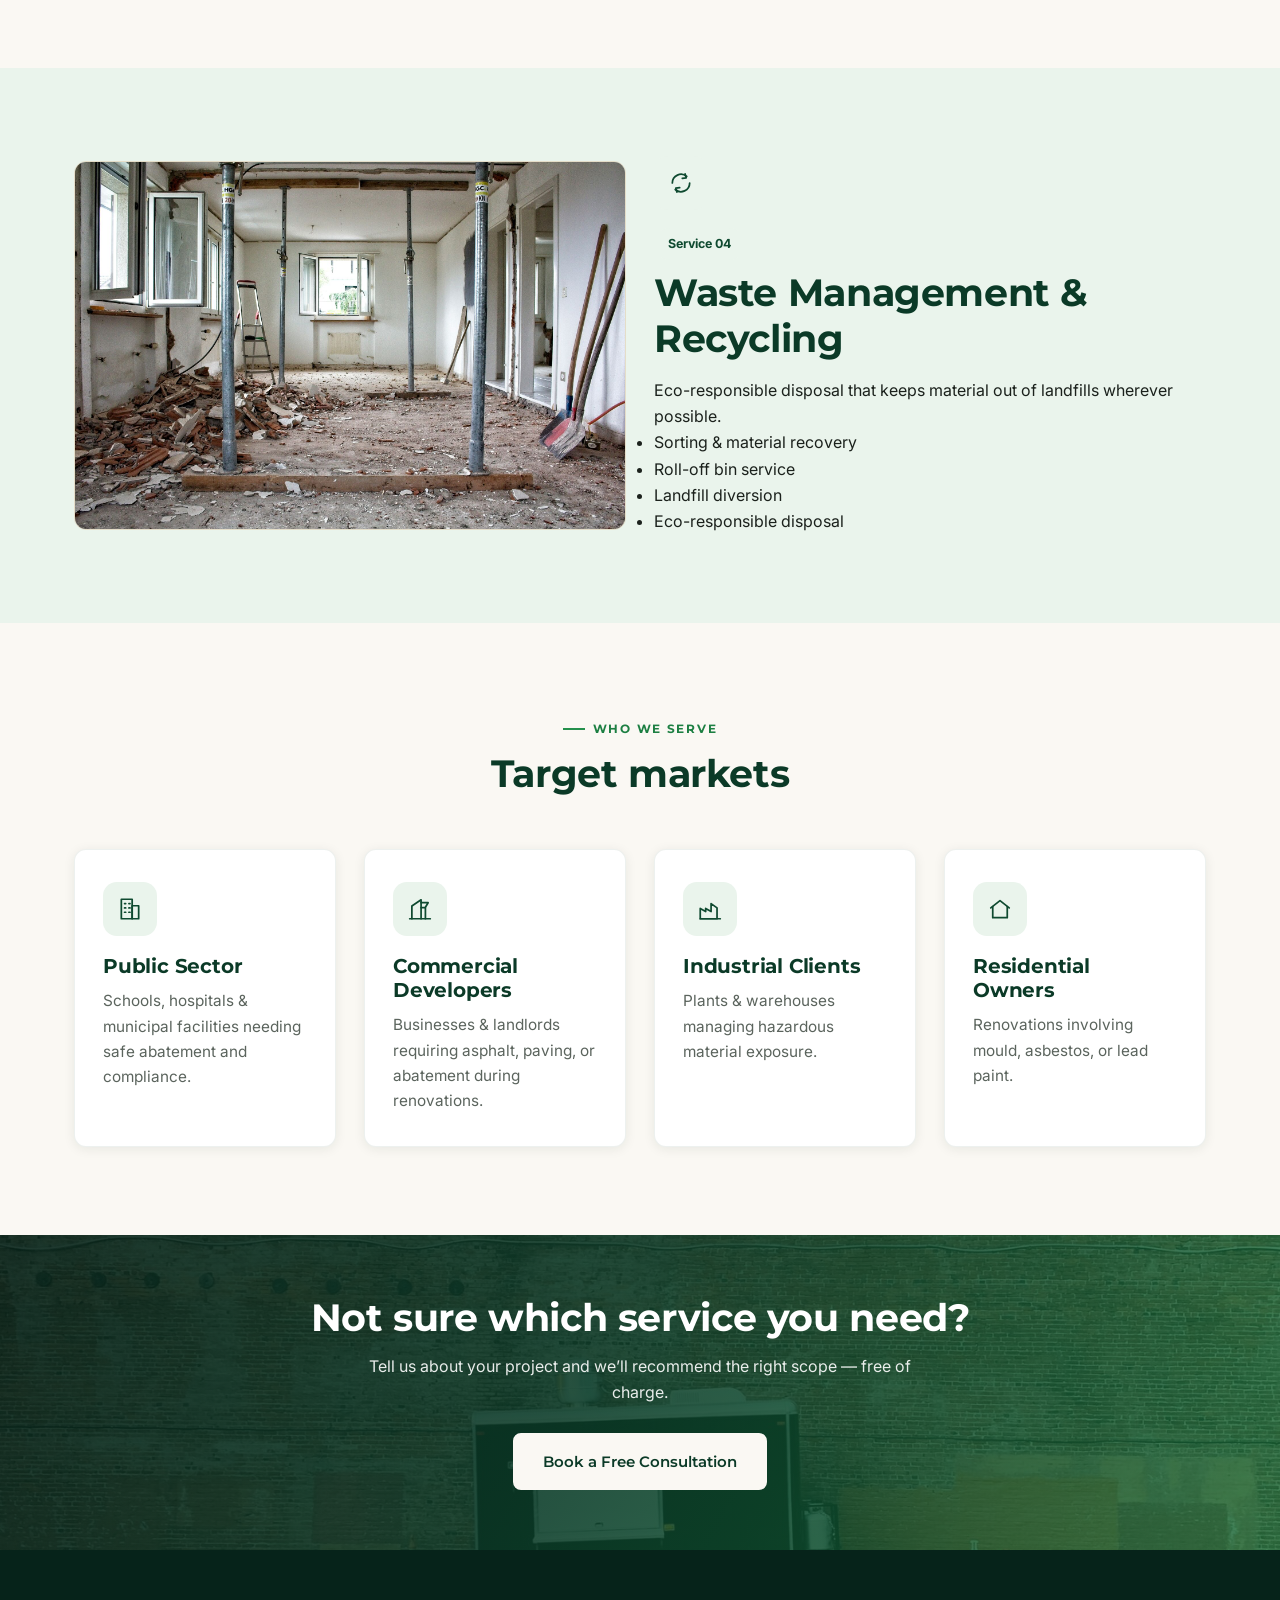
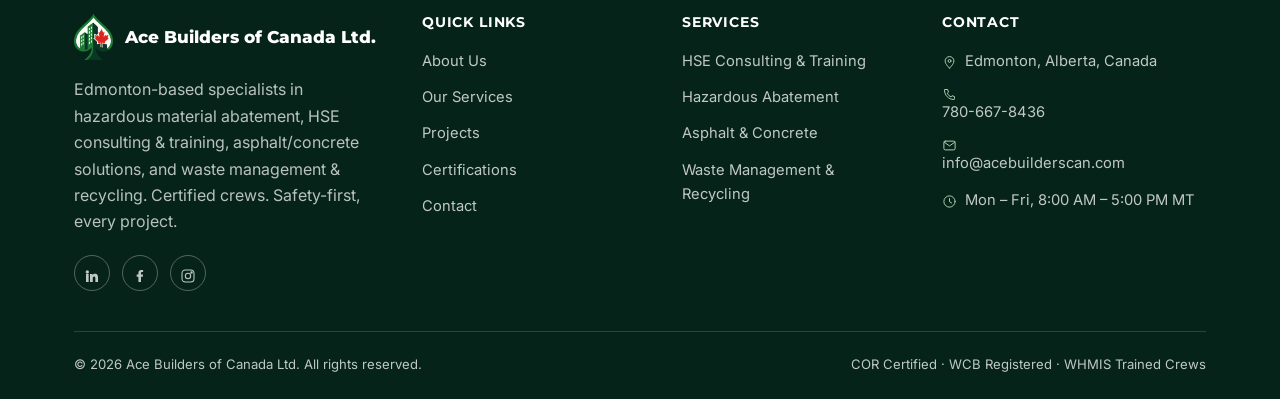
<file: services.html>
<!DOCTYPE html>
<html lang="en">
<head>
<meta charset="UTF-8">
<meta name="viewport" content="width=device-width, initial-scale=1.0">
<title>Our Services | Ace Builders of Canada Ltd.</title>
<meta name="description" content="HSE Consulting & Training, Hazardous Abatement & Surface Preparation, Asphalt & Concrete Solutions, and Waste Management & Recycling — full-service construction & environmental solutions in Edmonton.">
<link rel="icon" type="image/png" sizes="32x32" href="assets/img/favicon-32.png">
<link rel="icon" type="image/png" sizes="192x192" href="assets/img/favicon-192.png">
<link rel="apple-touch-icon" href="assets/img/favicon-192.png">
<meta property="og:title" content="Ace Builders of Canada Ltd. | Building Safely, Building Better">
<meta property="og:description" content="HSE Consulting & Training, Hazardous Abatement & Surface Preparation, Asphalt & Concrete Solutions, and Waste Management & Recycling — full-service construction & environmental solutions in Edmonton.">
<meta property="og:image" content="assets/img/logo.png">
<meta property="og:type" content="website">
<link rel="preconnect" href="https://fonts.googleapis.com">
<link rel="preconnect" href="https://fonts.gstatic.com" crossorigin>
<link href="https://fonts.googleapis.com/css2?family=Montserrat:wght@600;700;800&family=Inter:wght@400;500;600;700&display=swap" rel="stylesheet">
<link rel="stylesheet" href="assets/css/style.css">
</head>
<body data-page="services.html">
<header class="site-header">
  <div class="topbar">
    <div class="container">
      <div><span class="topbar-tag"><span class="icon-svg"><svg viewBox="0 0 24 24" fill="none" stroke="currentColor" stroke-width="1.6" stroke-linecap="round" stroke-linejoin="round"><path d="M12 21s-7-6.2-7-11.5A7 7 0 0119 9.5C19 14.8 12 21 12 21z"/><circle cx="12" cy="9.5" r="2.3"/></svg></span> Edmonton, Alberta &mdash; Serving Alberta-wide</span></div>
      <div class="topbar-links">
        <a href="tel:+17806678436"><span class="icon-svg"><svg viewBox="0 0 24 24" fill="none" stroke="currentColor" stroke-width="1.6" stroke-linecap="round" stroke-linejoin="round"><path d="M5 4h4l1.4 4.3-2 1.6a12.3 12.3 0 006 6l1.6-2L20 15.4V19a1 1 0 01-1 1C10.7 20 4 13.3 4 5a1 1 0 011-1z"/></svg></span> 780-667-8436</a>
        <a href="mailto:info@acebuilderscan.com"><span class="icon-svg"><svg viewBox="0 0 24 24" fill="none" stroke="currentColor" stroke-width="1.6" stroke-linecap="round" stroke-linejoin="round"><rect x="3" y="5" width="18" height="14" rx="2.2"/><path d="M3.4 6.5l8.6 6.2 8.6-6.2"/></svg></span> info@acebuilderscan.com</a>
      </div>
    </div>
  </div>
  <nav class="navbar container">
    <a href="index.html" class="brand">
      <img src="assets/img/logo-nav.png" alt="Ace Builders of Canada Ltd. logo">
      <span class="brand-text">
        <span class="name">Ace Builders of Canada</span>
        <span class="tag">Building Safely, Building Better</span>
      </span>
    </a>
    <ul class="nav-links" id="navLinks">
        <li><a href="index.html">Home</a></li>
        <li><a href="about.html">About</a></li>
        <li><a href="services.html" class="active">Services</a></li>
        <li><a href="projects.html">Projects</a></li>
        <li><a href="certifications.html">Certifications</a></li>
        <li><a href="contact.html">Contact</a></li>
    </ul>
    <div class="nav-cta">
      <a href="contact.html" class="btn btn-primary"><span class="long">Get a </span>Free Quote</a>
      <button class="nav-toggle" id="navToggle" aria-label="Toggle navigation">
        <span></span><span></span><span></span>
      </button>
    </div>
  </nav>
</header>

<section class="page-hero">
  <img class="page-hero-watermark" src="assets/img/logo-full.png" alt="">
  <div class="container">
    <div class="breadcrumb"><a href="index.html">Home</a> / Services</div>
    <span class="eyebrow">Our Services</span>
    <h1>Four service lines. One accountable team.</h1>
    <p>HSE consulting, hazardous abatement, asphalt &amp; concrete, and waste management &mdash; each delivered by certified crews under a single safety-first standard.</p>
  </div>
</section>

<section class="section" id="hse">
  <div class="container">
    <div class="grid grid-2" style="align-items:center;">
      <div>
        <div class="icon-badge"><span class="icon-svg"><svg viewBox="0 0 24 24" fill="none" stroke="currentColor" stroke-width="1.6" stroke-linecap="round" stroke-linejoin="round"><rect x="5.5" y="4" width="13" height="17" rx="2"/><path d="M9 4V3.2a1 1 0 011-1h4a1 1 0 011 1V4"/><path d="M9 12.3l2 2 4-4.3"/></svg></span></div>
        <span class="tag-pill">Service 01</span>
        <h2>HSE Consulting &amp; Training</h2>
        <p style="margin-top:14px;">We help organizations meet and exceed Alberta&rsquo;s safety and compliance standards, reducing risk before it becomes a liability.</p>
        <ul>
          <li>On-site safety audits</li>
          <li>WHMIS training</li>
          <li>COR program development</li>
          <li>Ongoing compliance support</li>
        </ul>
      </div>
      <div class="photo-block" style="min-height:300px;">
        <img src="assets/img/photos/safety-training-construction.jpg" alt="Safety line marking on a job site, representing HSE compliance standards">
      </div>
    </div>
  </div>
</section>

<section class="section section-alt" id="abatement">
  <div class="container">
    <div class="grid grid-2" style="align-items:center;">
      <div class="photo-block" style="min-height:300px; order:1;">
        <img src="assets/img/photos/hazmat-worker.jpg" alt="Ace Builders crew member in full PPE and respirator performing hazardous material abatement">
      </div>
      <div style="order:2;">
        <div class="icon-badge"><span class="icon-svg"><svg viewBox="0 0 24 24" fill="none" stroke="currentColor" stroke-width="1.6" stroke-linecap="round" stroke-linejoin="round"><circle cx="12" cy="6.6" r="2.1"/><circle cx="7.2" cy="15" r="2.1"/><circle cx="16.8" cy="15" r="2.1"/><circle cx="12" cy="12" r="1.8"/><path d="M12 8.7v2.2M10.3 13.1L9.1 12M13.7 13.1l1.2-1.1"/></svg></span></div>
        <span class="tag-pill">Service 02</span>
        <h2>Hazardous Abatement &amp; Surface Preparation</h2>
        <p style="margin-top:14px;">Safe, compliant removal of hazardous materials plus surface preparation for renovation and rebuild.</p>
        <ul>
          <li>Asbestos removal</li>
          <li>Lead paint abatement</li>
          <li>Mould &amp; silica remediation</li>
          <li>Concrete profiling &amp; water blasting</li>
        </ul>
      </div>
    </div>
  </div>
</section>

<section class="section" id="asphalt">
  <div class="container">
    <div class="grid grid-2" style="align-items:center;">
      <div>
        <div class="icon-badge"><span class="icon-svg"><svg viewBox="0 0 24 24" fill="none" stroke="currentColor" stroke-width="1.6" stroke-linecap="round" stroke-linejoin="round"><path d="M4.5 20.5L9 3.5h6l4.5 17"/><path d="M12 7.5v2.2M12 12.3v2.2M12 17v1.3"/></svg></span></div>
        <span class="tag-pill">Service 03</span>
        <h2>Asphalt &amp; Concrete Solutions</h2>
        <p style="margin-top:14px;">Durable, professionally finished surfaces for parking lots, driveways, and municipal infrastructure.</p>
        <ul>
          <li>Milling &amp; paving</li>
          <li>Saw-cutting</li>
          <li>Compaction</li>
          <li>Durable surface finishing</li>
        </ul>
      </div>
      <div class="photo-block" style="min-height:300px;">
        <img src="assets/img/photos/asphalt-paving.jpg" alt="Asphalt roller compacting a freshly paved road">
      </div>
    </div>
  </div>
</section>

<section class="section section-alt" id="waste">
  <div class="container">
    <div class="grid grid-2" style="align-items:center;">
      <div class="photo-block" style="min-height:300px; order:1;">
        <img src="assets/img/photos/construction-waste-recycling.jpg" alt="Construction and renovation waste ready for sorting and landfill diversion">
      </div>
      <div style="order:2;">
        <div class="icon-badge"><span class="icon-svg"><svg viewBox="0 0 24 24" fill="none" stroke="currentColor" stroke-width="1.6" stroke-linecap="round" stroke-linejoin="round"><path d="M4 12a8 8 0 0113.3-6"/><path d="M20 12a8 8 0 01-13.3 6"/><path d="M15.8 3.6l1 3.6-3.6.6"/><path d="M8.2 20.4l-1-3.6 3.6-.6"/></svg></span></div>
        <span class="tag-pill">Service 04</span>
        <h2>Waste Management &amp; Recycling</h2>
        <p style="margin-top:14px;">Eco-responsible disposal that keeps material out of landfills wherever possible.</p>
        <ul>
          <li>Sorting &amp; material recovery</li>
          <li>Roll-off bin service</li>
          <li>Landfill diversion</li>
          <li>Eco-responsible disposal</li>
        </ul>
      </div>
    </div>
  </div>
</section>

<section class="section">
  <div class="container">
    <div class="section-header center">
      <span class="eyebrow">Who We Serve</span>
      <h2>Target markets</h2>
    </div>
    <div class="grid grid-4">
      <div class="card"><div class="icon-badge"><span class="icon-svg"><svg viewBox="0 0 24 24" fill="none" stroke="currentColor" stroke-width="1.6" stroke-linecap="round" stroke-linejoin="round"><rect x="4" y="3" width="10" height="18"/><rect x="14" y="9" width="6" height="12"/><path d="M7 7h1M11 7h1M7 11h1M11 11h1M7 15h1M11 15h1"/></svg></span></div><h3>Public Sector</h3><p>Schools, hospitals &amp; municipal facilities needing safe abatement and compliance.</p></div>
      <div class="card"><div class="icon-badge"><span class="icon-svg"><svg viewBox="0 0 24 24" fill="none" stroke="currentColor" stroke-width="1.6" stroke-linecap="round" stroke-linejoin="round"><path d="M4.5 21V9.3l8.5-5.8v17.5"/><path d="M13 6.2h6.5l-2.8 4.6H13"/><path d="M17 10.8V21"/><path d="M2.5 21h19"/></svg></span></div><h3>Commercial Developers</h3><p>Businesses &amp; landlords requiring asphalt, paving, or abatement during renovations.</p></div>
      <div class="card"><div class="icon-badge"><span class="icon-svg"><svg viewBox="0 0 24 24" fill="none" stroke="currentColor" stroke-width="1.6" stroke-linecap="round" stroke-linejoin="round"><path d="M3 21V11.5l5 2.8v-2.8l5 2.8V7l5.5 4v10z"/><path d="M3 21h18.5"/></svg></span></div><h3>Industrial Clients</h3><p>Plants &amp; warehouses managing hazardous material exposure.</p></div>
      <div class="card"><div class="icon-badge"><span class="icon-svg"><svg viewBox="0 0 24 24" fill="none" stroke="currentColor" stroke-width="1.6" stroke-linecap="round" stroke-linejoin="round"><path d="M3.5 11L12 4.3 20.5 11"/><path d="M5.3 9.8V20h13.4V9.8"/></svg></span></div><h3>Residential Owners</h3><p>Renovations involving mould, asbestos, or lead paint.</p></div>
    </div>
  </div>
</section>

<section class="cta-band has-photo" style="background-image: linear-gradient(120deg, rgba(6,35,26,0.9) 0%, rgba(11,58,39,0.88) 45%, rgba(20,108,58,0.78) 100%), url('assets/img/photos/parking-lot-asphalt.jpg');">
  <div class="container">
    <h2>Not sure which service you need?</h2>
    <p>Tell us about your project and we&rsquo;ll recommend the right scope &mdash; free of charge.</p>
    <a href="contact.html" class="btn btn-cream">Book a Free Consultation</a>
  </div>
</section>
<footer class="site-footer">
  <div class="container">
    <div class="footer-grid">
      <div>
        <a href="index.html" class="footer-brand">
          <img src="assets/img/logo-nav.png" alt="Ace Builders of Canada Ltd. logo">
          <span class="name">Ace Builders of Canada Ltd.</span>
        </a>
        <p>Edmonton-based specialists in hazardous material abatement, HSE consulting &amp; training, asphalt/concrete solutions, and waste management &amp; recycling. Certified crews. Safety-first, every project.</p>
        <div class="footer-socials" style="margin-top:20px;">
          <a href="#" aria-label="LinkedIn"><span class="icon-svg"><svg viewBox="0 0 24 24" fill="currentColor"><path d="M4.98 3.5a2.5 2.5 0 11-.02 5 2.5 2.5 0 01.02-5zM3 9h4v12H3zM9 9h3.6v1.7h.05c.5-.9 1.8-1.9 3.7-1.9 4 0 4.7 2.6 4.7 6V21h-4v-5.3c0-1.3 0-3-1.8-3s-2.1 1.4-2.1 2.9V21H9z"/></svg></span></a>
          <a href="#" aria-label="Facebook"><span class="icon-svg"><svg viewBox="0 0 24 24" fill="currentColor"><path d="M13.5 21v-8h2.7l.4-3.2h-3.1V7.7c0-.9.3-1.6 1.7-1.6h1.5V3.2C16.4 3.1 15.3 3 14 3c-2.6 0-4.4 1.6-4.4 4.5v2.3H7v3.2h2.6V21z"/></svg></span></a>
          <a href="#" aria-label="Instagram"><span class="icon-svg"><svg viewBox="0 0 24 24" fill="none" stroke="currentColor" stroke-width="1.6"><rect x="3" y="3" width="18" height="18" rx="5"/><circle cx="12" cy="12" r="4"/><circle cx="17.3" cy="6.7" r="1"/></svg></span></a>
        </div>
      </div>
      <div class="footer-col">
        <h4>Quick Links</h4>
        <ul>
          <li><a href="about.html">About Us</a></li>
          <li><a href="services.html">Our Services</a></li>
          <li><a href="projects.html">Projects</a></li>
          <li><a href="certifications.html">Certifications</a></li>
          <li><a href="contact.html">Contact</a></li>
        </ul>
      </div>
      <div class="footer-col">
        <h4>Services</h4>
        <ul>
          <li><a href="services.html#hse">HSE Consulting &amp; Training</a></li>
          <li><a href="services.html#abatement">Hazardous Abatement</a></li>
          <li><a href="services.html#asphalt">Asphalt &amp; Concrete</a></li>
          <li><a href="services.html#waste">Waste Management &amp; Recycling</a></li>
        </ul>
      </div>
      <div class="footer-col">
        <h4>Contact</h4>
        <ul>
          <li><span class="icon-svg"><svg viewBox="0 0 24 24" fill="none" stroke="currentColor" stroke-width="1.6" stroke-linecap="round" stroke-linejoin="round"><path d="M12 21s-7-6.2-7-11.5A7 7 0 0119 9.5C19 14.8 12 21 12 21z"/><circle cx="12" cy="9.5" r="2.3"/></svg></span> Edmonton, Alberta, Canada</li>
          <li><a href="tel:+17806678436"><span class="icon-svg"><svg viewBox="0 0 24 24" fill="none" stroke="currentColor" stroke-width="1.6" stroke-linecap="round" stroke-linejoin="round"><path d="M5 4h4l1.4 4.3-2 1.6a12.3 12.3 0 006 6l1.6-2L20 15.4V19a1 1 0 01-1 1C10.7 20 4 13.3 4 5a1 1 0 011-1z"/></svg></span> 780-667-8436</a></li>
          <li><a href="mailto:info@acebuilderscan.com"><span class="icon-svg"><svg viewBox="0 0 24 24" fill="none" stroke="currentColor" stroke-width="1.6" stroke-linecap="round" stroke-linejoin="round"><rect x="3" y="5" width="18" height="14" rx="2.2"/><path d="M3.4 6.5l8.6 6.2 8.6-6.2"/></svg></span> info@acebuilderscan.com</a></li>
          <li><span class="icon-svg"><svg viewBox="0 0 24 24" fill="none" stroke="currentColor" stroke-width="1.6" stroke-linecap="round" stroke-linejoin="round"><circle cx="12" cy="12" r="9"/><path d="M12 7.3v5l3.3 2"/></svg></span> Mon &ndash; Fri, 8:00 AM &ndash; 5:00 PM MT</li>
        </ul>
      </div>
    </div>
    <div class="footer-bottom">
      <span>&copy; 2026 Ace Builders of Canada Ltd. All rights reserved.</span>
      <span>COR Certified &middot; WCB Registered &middot; WHMIS Trained Crews</span>
    </div>
  </div>
</footer>
<script src="assets/js/script.js" defer></script>
</body>
</html>
</file>
<file: assets/css/style.css>
/* =========================================================
   Ace Builders of Canada Ltd. — Site Stylesheet (v2)
   Palette: green + cream ONLY, derived from the company logo.
   ========================================================= */

:root {
  --forest-950: #06231a;
  --forest-900: #0b3a27;
  --forest-800: #0f4a30;
  --forest-700: #146c3a;
  --forest-600: #1c7f42;
  --forest-500: #24904c;
  --forest-400: #3faa62;
  --sage-300: #a9cdb2;
  --sage-200: #cfe4d5;
  --sage-100: #eaf4ec;
  --cream-100: #faf8f3;
  --cream-200: #f2efe6;
  --tan-300: #e4ddc8;
  --charcoal: #1b211c;
  --grey: #5b645d;
  --grey-light: #d9ddd4;
  --white: #ffffff;

  /* legacy aliases kept so any missed selector still resolves in-palette */
  --green-dark: var(--forest-900);
  --green: var(--forest-700);
  --green-mid: var(--forest-600);
  --green-light: var(--forest-400);
  --green-pale: var(--sage-100);
  --red: var(--forest-600);
  --red-dark: var(--forest-800);
  --cream: var(--cream-100);
  --cream-2: var(--cream-200);

  --font-head: 'Montserrat', 'Segoe UI', Arial, sans-serif;
  --font-body: 'Inter', 'Segoe UI', Arial, sans-serif;

  --radius: 12px;
  --shadow: 0 14px 34px rgba(6, 35, 26, 0.14);
  --shadow-sm: 0 2px 12px rgba(6, 35, 26, 0.08);
  --max-width: 1180px;
}

* { box-sizing: border-box; margin: 0; padding: 0; }

html { scroll-behavior: smooth; }

body {
  font-family: var(--font-body);
  color: var(--charcoal);
  background: var(--cream-100);
  line-height: 1.65;
  -webkit-font-smoothing: antialiased;
}

img { max-width: 100%; display: block; }

a { color: inherit; text-decoration: none; }

h1, h2, h3, h4 {
  font-family: var(--font-head);
  font-weight: 700;
  line-height: 1.2;
  color: var(--forest-900);
  letter-spacing: -0.01em;
}

h1 { font-size: clamp(2.2rem, 4.3vw, 3.5rem); }
h2 { font-size: clamp(1.7rem, 3vw, 2.4rem); }
h3 { font-size: 1.25rem; }

p { color: var(--charcoal); }

.container {
  max-width: var(--max-width);
  margin: 0 auto;
  padding: 0 24px;
}

/* ---------- Icons ---------- */
.icon-svg { width: 24px; height: 24px; display: block; }
.icon-svg svg { width: 100%; height: 100%; }

.eyebrow {
  display: inline-flex;
  align-items: center;
  gap: 8px;
  font-family: var(--font-head);
  font-size: 0.78rem;
  font-weight: 700;
  letter-spacing: 0.14em;
  text-transform: uppercase;
  color: var(--forest-600);
  margin-bottom: 12px;
}
.eyebrow::before {
  content: '';
  width: 22px;
  height: 2px;
  background: var(--forest-500);
  display: inline-block;
}

.section {
  padding: 88px 0;
}

.section-alt {
  background: var(--sage-100);
}

.section-dark {
  background: var(--forest-900);
  color: var(--white);
}
.section-dark h2, .section-dark h3 { color: var(--white); }
.section-dark p { color: rgba(255,255,255,0.85); }
.section-dark .eyebrow { color: var(--sage-200); }
.section-dark .eyebrow::before { background: var(--sage-300); }

.section-header {
  max-width: 680px;
  margin-bottom: 52px;
}
.section-header.center {
  margin-left: auto;
  margin-right: auto;
  text-align: center;
}
.section-header.center .eyebrow { justify-content: center; }

.section-header p {
  color: var(--grey);
  font-size: 1.05rem;
  margin-top: 12px;
}

/* ---------- Buttons ---------- */
.btn {
  display: inline-flex;
  align-items: center;
  gap: 8px;
  font-family: var(--font-head);
  font-weight: 600;
  font-size: 0.95rem;
  padding: 14px 28px;
  border-radius: 8px;
  border: 2px solid transparent;
  cursor: pointer;
  transition: transform 0.15s ease, box-shadow 0.15s ease, background 0.15s ease, color 0.15s ease, border-color .15s ease;
  white-space: nowrap;
}
.btn:hover { transform: translateY(-2px); }
.btn .icon-svg { width: 18px; height: 18px; }

.btn-primary {
  background: var(--forest-600);
  color: var(--white);
  box-shadow: 0 10px 24px rgba(28,127,66,0.28);
}
.btn-primary:hover { background: var(--forest-800); }

.btn-secondary {
  background: var(--white);
  color: var(--forest-900);
  border-color: var(--forest-900);
}
.btn-secondary:hover { background: var(--forest-900); color: var(--white); }

.btn-ghost {
  background: transparent;
  color: var(--white);
  border-color: rgba(255,255,255,0.55);
}
.btn-ghost:hover { background: rgba(255,255,255,0.12); border-color: rgba(255,255,255,0.9); }

.btn-cream {
  background: var(--cream-100);
  color: var(--forest-900);
  border-color: var(--cream-100);
}
.btn-cream:hover { background: var(--white); }

.btn-block { width: 100%; justify-content: center; }

/* ---------- Header / Nav ---------- */
.site-header {
  position: sticky;
  top: 0;
  z-index: 500;
  background: rgba(250, 248, 243, 0.96);
  backdrop-filter: blur(6px);
  border-bottom: 1px solid var(--grey-light);
}

.topbar {
  background: var(--forest-900);
  color: rgba(255,255,255,0.9);
  font-size: 0.82rem;
}
.topbar .container {
  display: flex;
  justify-content: space-between;
  align-items: center;
  padding-top: 8px;
  padding-bottom: 8px;
  flex-wrap: wrap;
  gap: 6px;
}
.topbar a { color: var(--white); font-weight: 600; display: inline-flex; align-items: center; gap: 6px; }
.topbar .topbar-tag { color: rgba(255,255,255,0.65); display: inline-flex; align-items: center; gap: 6px; }
.topbar .topbar-links { display: inline-flex; align-items: center; gap: 18px; }
.topbar .icon-svg { width: 15px; height: 15px; }

.navbar {
  display: flex;
  align-items: center;
  justify-content: space-between;
  padding: 12px 0;
}

.brand {
  display: flex;
  align-items: center;
  gap: 12px;
}
.brand img { height: 52px; width: auto; }
.brand-text {
  font-family: var(--font-head);
  line-height: 1.1;
}
.brand-text .name {
  display: block;
  font-weight: 800;
  font-size: 1.05rem;
  color: var(--forest-900);
  letter-spacing: 0.01em;
}
.brand-text .tag {
  display: block;
  font-size: 0.68rem;
  font-weight: 600;
  letter-spacing: 0.08em;
  text-transform: uppercase;
  color: var(--forest-600);
  margin-top: 2px;
}

.nav-links {
  display: flex;
  align-items: center;
  gap: 30px;
}
.nav-links a {
  font-family: var(--font-head);
  font-weight: 600;
  font-size: 0.92rem;
  color: var(--charcoal);
  position: relative;
  padding: 6px 0;
}
.nav-links a::after {
  content: '';
  position: absolute;
  left: 0; bottom: 0;
  width: 0; height: 2px;
  background: var(--forest-500);
  transition: width 0.2s ease;
}
.nav-links a:hover::after,
.nav-links a.active::after { width: 100%; }
.nav-links a.active { color: var(--forest-800); }

.nav-cta { display: flex; align-items: center; gap: 14px; }

.nav-toggle {
  display: none;
  flex-direction: column;
  gap: 5px;
  background: none;
  border: none;
  cursor: pointer;
  padding: 6px;
}
.nav-toggle span {
  width: 26px;
  height: 3px;
  background: var(--forest-900);
  border-radius: 2px;
}

/* ---------- Hero ---------- */
.hero {
  position: relative;
  background: linear-gradient(120deg, var(--forest-950) 0%, var(--forest-900) 45%, var(--forest-700) 100%);
  color: var(--white);
  padding: 108px 0 0;
  overflow: hidden;
}
.hero-watermark {
  position: absolute;
  right: -6%; top: -14%;
  width: 640px; max-width: 60vw;
  opacity: 0.07;
  filter: brightness(0) invert(1);
  pointer-events: none;
}
.hero .container.hero-inner {
  position: relative;
  display: grid;
  grid-template-columns: 1.15fr 0.85fr;
  gap: 48px;
  align-items: center;
  padding-bottom: 70px;
}
.hero h1 { color: var(--white); margin-bottom: 20px; }
.hero .lead {
  font-size: 1.1rem;
  color: rgba(255,255,255,0.88);
  max-width: 540px;
  margin-bottom: 32px;
}
.hero-actions { display: flex; gap: 16px; flex-wrap: wrap; }

.hero-badges {
  display: flex;
  gap: 14px;
  margin-top: 40px;
  flex-wrap: wrap;
}
.hero-badge {
  display: inline-flex;
  align-items: center;
  gap: 8px;
  background: rgba(255,255,255,0.08);
  border: 1px solid rgba(255,255,255,0.25);
  border-radius: 8px;
  padding: 10px 16px;
  font-size: 0.82rem;
  font-weight: 600;
  letter-spacing: 0.03em;
}
.hero-badge .icon-svg { width: 16px; height: 16px; color: var(--sage-300); }

.hero-art {
  background: rgba(255,255,255,0.07);
  border: 1px solid rgba(255,255,255,0.18);
  border-radius: 16px;
  padding: 32px;
  backdrop-filter: blur(3px);
}
.hero-art .stat {
  display: flex;
  justify-content: space-between;
  align-items: center;
  padding: 14px 0;
  border-bottom: 1px solid rgba(255,255,255,0.15);
}
.hero-art .stat:last-child { border-bottom: none; }
.hero-art .stat .num {
  font-family: var(--font-head);
  font-weight: 800;
  font-size: 1.5rem;
  color: var(--white);
}
.hero-art .stat .label {
  font-size: 0.82rem;
  color: rgba(255,255,255,0.75);
  text-align: right;
  max-width: 60%;
}

.hero-skyline {
  position: relative;
  line-height: 0;
  margin-top: 50px;
}
.hero-skyline img { width: 100%; height: auto; display: block; }

/* photo-backed hero / page-hero / cta-band variants */
.hero.has-photo,
.page-hero.has-photo,
.cta-band.has-photo {
  background-size: cover;
  background-position: center;
  background-repeat: no-repeat;
}

/* ---------- Page hero (inner pages) ---------- */
.page-hero {
  background: linear-gradient(120deg, var(--forest-950) 0%, var(--forest-800) 100%);
  color: var(--white);
  padding: 68px 0 56px;
  position: relative;
  overflow: hidden;
}
.page-hero .eyebrow { color: var(--sage-200); }
.page-hero .eyebrow::before { background: var(--sage-300); }
.page-hero h1 { color: var(--white); }
.page-hero p { color: rgba(255,255,255,0.85); max-width: 640px; margin-top: 14px; font-size: 1.05rem; }
.breadcrumb {
  font-size: 0.85rem;
  color: rgba(255,255,255,0.7);
  margin-bottom: 14px;
}
.breadcrumb a { color: var(--white); font-weight: 600; }
.page-hero-watermark {
  position: absolute;
  right: -4%; top: -30%;
  width: 380px;
  opacity: 0.08;
  filter: brightness(0) invert(1);
  pointer-events: none;
}

/* ---------- Cards / Grids ---------- */
.grid {
  display: grid;
  gap: 28px;
}
.grid-2 { grid-template-columns: repeat(2, 1fr); }
.grid-3 { grid-template-columns: repeat(3, 1fr); }
.grid-4 { grid-template-columns: repeat(4, 1fr); }

.card {
  background: var(--white);
  border-radius: var(--radius);
  padding: 32px 28px;
  box-shadow: var(--shadow-sm);
  border: 1px solid rgba(11,58,39,0.07);
  transition: transform 0.2s ease, box-shadow 0.2s ease, border-color .2s ease;
  height: 100%;
}
.card:hover { transform: translateY(-4px); box-shadow: var(--shadow); border-color: rgba(28,127,66,0.25); }

.icon-badge {
  width: 54px; height: 54px;
  border-radius: 14px;
  background: var(--sage-100);
  color: var(--forest-800);
  display: flex; align-items: center; justify-content: center;
  margin-bottom: 18px;
}
.icon-badge .icon-svg { width: 26px; height: 26px; }

.service-card .icon-badge { background: var(--forest-900); color: var(--sage-200); }

.card h3 { margin-bottom: 10px; }
.card p { color: var(--grey); font-size: 0.96rem; }
.card ul { margin-top: 14px; padding-left: 0; list-style: none; }
.card ul li {
  font-size: 0.92rem;
  color: var(--charcoal);
  padding-left: 26px;
  position: relative;
  margin-bottom: 8px;
}
.card ul li::before {
  content: '';
  position: absolute; left: 0; top: 3px;
  width: 16px; height: 16px;
  background-color: var(--forest-600);
  -webkit-mask: url("data:image/svg+xml,%3Csvg xmlns='http://www.w3.org/2000/svg' viewBox='0 0 24 24' fill='none' stroke='white' stroke-width='2.5' stroke-linecap='round' stroke-linejoin='round'%3E%3Cpath d='M4 12l5 5L20 6'/%3E%3C/svg%3E") center/contain no-repeat;
  mask: url("data:image/svg+xml,%3Csvg xmlns='http://www.w3.org/2000/svg' viewBox='0 0 24 24' fill='none' stroke='white' stroke-width='2.5' stroke-linecap='round' stroke-linejoin='round'%3E%3Cpath d='M4 12l5 5L20 6'/%3E%3C/svg%3E") center/contain no-repeat;
}

.card-link {
  display: inline-flex;
  align-items: center;
  gap: 6px;
  margin-top: 16px;
  font-family: var(--font-head);
  font-weight: 700;
  font-size: 0.88rem;
  color: var(--forest-800);
}
.card-link .icon-svg { width: 16px; height: 16px; transition: transform .15s ease; }
.card-link:hover { color: var(--forest-600); }
.card-link:hover .icon-svg { transform: translateX(3px); }

/* illustration / photo blocks */
.photo-block {
  position: relative;
  border-radius: var(--radius);
  overflow: hidden;
  background: linear-gradient(160deg, var(--sage-100), var(--cream-200));
  border: 1px solid var(--tan-300);
  min-height: 220px;
  display: flex;
  align-items: center;
  justify-content: center;
}
.photo-block img {
  width: 100%; height: 100%;
  object-fit: cover;
  display: block;
}
.photo-block.pad img { padding: 28px; object-fit: contain; }

/* ---------- Stats strip ---------- */
.stats-strip {
  background: var(--forest-900);
  color: var(--white);
  padding: 44px 0;
}
.stats-strip .grid { grid-template-columns: repeat(4, 1fr); text-align: center; }
.stats-strip .stat-num {
  font-family: var(--font-head);
  font-weight: 800;
  font-size: 2.1rem;
  color: var(--white);
}
.stats-strip .stat-label {
  font-size: 0.82rem;
  color: rgba(255,255,255,0.72);
  text-transform: uppercase;
  letter-spacing: 0.06em;
  margin-top: 4px;
}

/* ---------- Timeline / process ---------- */
.process-steps {
  display: grid;
  grid-template-columns: repeat(6, 1fr);
  gap: 18px;
}
.process-step {
  background: var(--white);
  border-radius: var(--radius);
  padding: 26px 18px;
  box-shadow: var(--shadow-sm);
  text-align: center;
  border-top: 3px solid var(--forest-500);
}
.process-step .step-num {
  width: 38px; height: 38px;
  border-radius: 50%;
  background: var(--forest-900);
  color: var(--white);
  font-family: var(--font-head);
  font-weight: 800;
  display: flex; align-items: center; justify-content: center;
  margin: 0 auto 14px;
}
.process-step h4 { font-size: 0.95rem; margin-bottom: 6px; }
.process-step p { font-size: 0.82rem; color: var(--grey); }

/* ---------- Team ---------- */
.team-card {
  background: var(--white);
  border-radius: var(--radius);
  overflow: hidden;
  box-shadow: var(--shadow-sm);
}
.team-photo {
  height: 240px;
  background: linear-gradient(150deg, var(--forest-700), var(--forest-950));
  display: flex; align-items: center; justify-content: center;
  position: relative;
  overflow: hidden;
}
.team-photo img { width: 100%; height: 100%; object-fit: contain; padding: 30px; }
.team-photo .icon-svg { width: 64px; height: 64px; color: rgba(255,255,255,0.85); }
.team-body { padding: 24px; }
.team-body h3 { margin-bottom: 2px; }
.team-role { color: var(--forest-600); font-weight: 700; font-size: 0.85rem; margin-bottom: 12px; }
.team-body p { font-size: 0.92rem; color: var(--grey); }

/* ---------- Certifications ---------- */
.cert-badge {
  display: flex;
  align-items: center;
  gap: 18px;
  background: var(--white);
  border-radius: var(--radius);
  padding: 24px;
  box-shadow: var(--shadow-sm);
  border: 1px solid rgba(11,58,39,0.06);
}
.cert-badge .icon-badge { margin-bottom: 0; flex-shrink: 0; }
.cert-badge h3 { font-size: 1.05rem; margin-bottom: 4px; }
.cert-badge p { font-size: 0.88rem; color: var(--grey); }

/* ---------- Project cards ---------- */
.project-card {
  background: var(--white);
  border-radius: var(--radius);
  box-shadow: var(--shadow-sm);
  overflow: hidden;
  border: 1px solid rgba(11,58,39,0.07);
  transition: transform .2s ease, box-shadow .2s ease;
}
.project-card:hover { transform: translateY(-4px); box-shadow: var(--shadow); }
.project-visual {
  position: relative;
  height: 200px;
  background: linear-gradient(150deg, var(--sage-100), var(--cream-200));
  display: flex; align-items: center; justify-content: center;
  border-bottom: 3px solid var(--forest-500);
  overflow: hidden;
}
.project-visual .icon-svg { width: 54px; height: 54px; color: var(--forest-800); opacity: .85; }
.project-visual img {
  position: absolute; inset: 0;
  width: 100%; height: 100%;
  object-fit: cover;
  transition: transform .35s ease;
}
.project-card:hover .project-visual img { transform: scale(1.06); }
.project-visual .pv-badge {
  position: absolute;
  top: 14px; left: 14px;
  width: 42px; height: 42px;
  border-radius: 10px;
  background: rgba(6,35,26,0.72);
  backdrop-filter: blur(2px);
  display: flex; align-items: center; justify-content: center;
  color: var(--white);
  z-index: 2;
}
.project-visual .pv-badge .icon-svg { width: 20px; height: 20px; color: var(--white); opacity: 1; }
.project-body { padding: 26px; }
.project-body h3 { margin-bottom: 8px; }
.project-body p { font-size: 0.92rem; color: var(--grey); }

/* ---------- CTA band ---------- */
.cta-band {
  background: linear-gradient(120deg, var(--forest-800) 0%, var(--forest-950) 100%);
  color: var(--white);
  padding: 60px 0;
  text-align: center;
}
.cta-band h2 { color: var(--white); margin-bottom: 12px; }
.cta-band p { color: rgba(255,255,255,0.9); max-width: 560px; margin: 0 auto 28px; }

/* ---------- Forms ---------- */
.form-grid { display: grid; grid-template-columns: 1fr 1fr; gap: 20px; }
.form-field { display: flex; flex-direction: column; gap: 8px; margin-bottom: 20px; }
.form-field.full { grid-column: 1 / -1; }
.form-field label { font-family: var(--font-head); font-weight: 600; font-size: 0.88rem; color: var(--forest-900); }
.form-field input,
.form-field select,
.form-field textarea {
  border: 1.5px solid var(--grey-light);
  border-radius: 8px;
  padding: 12px 14px;
  font-family: var(--font-body);
  font-size: 0.95rem;
  background: var(--cream-100);
  color: var(--charcoal);
}
.form-field input:focus,
.form-field select:focus,
.form-field textarea:focus {
  outline: none;
  border-color: var(--forest-500);
  box-shadow: 0 0 0 3px rgba(36,144,76,0.15);
  background: var(--white);
}
.form-note { font-size: 0.8rem; color: var(--grey); margin-top: 10px; }
#form-status {
  margin-top: 16px;
  padding: 12px 16px;
  border-radius: 8px;
  font-size: 0.9rem;
  font-weight: 600;
  display: none;
}
#form-status.show { display: block; }
#form-status.success { background: var(--sage-100); color: var(--forest-800); }

.contact-info-card {
  background: var(--forest-900);
  color: var(--white);
  border-radius: var(--radius);
  padding: 34px;
}
.contact-info-card h3 { color: var(--white); }
.contact-row {
  display: flex;
  gap: 16px;
  padding: 18px 0;
  border-bottom: 1px solid rgba(255,255,255,0.15);
  align-items: flex-start;
}
.contact-row:last-of-type { border-bottom: none; }
.contact-row .icon-badge {
  background: rgba(255,255,255,0.12);
  color: var(--white);
  margin-bottom: 0;
  flex-shrink: 0;
  width: 44px; height: 44px;
}
.contact-row .icon-badge .icon-svg { width: 20px; height: 20px; }
.contact-row .label { font-size: 0.78rem; text-transform: uppercase; letter-spacing: 0.05em; color: rgba(255,255,255,0.65); }
.contact-row .value { font-weight: 700; font-family: var(--font-head); }
.contact-row a.value:hover { color: var(--sage-200); }

.map-embed {
  border-radius: var(--radius);
  overflow: hidden;
  box-shadow: var(--shadow-sm);
  border: 1px solid var(--grey-light);
}
.map-embed iframe { width: 100%; height: 320px; border: 0; display: block; filter: grayscale(0.15); }

/* ---------- Footer ---------- */
.site-footer {
  background: var(--forest-950);
  color: rgba(255,255,255,0.75);
  padding: 64px 0 24px;
}
.site-footer p { color: rgba(255,255,255,0.72); }
.footer-grid {
  display: grid;
  grid-template-columns: 1.4fr 1fr 1fr 1.2fr;
  gap: 40px;
  padding-bottom: 40px;
  border-bottom: 1px solid rgba(255,255,255,0.15);
}
.footer-brand { display: flex; align-items: center; gap: 12px; margin-bottom: 16px; }
.footer-brand img { height: 46px; }
.footer-brand .name { font-family: var(--font-head); font-weight: 800; color: var(--white); font-size: 1.05rem; }
.footer-col h4 {
  color: var(--white);
  font-size: 0.85rem;
  text-transform: uppercase;
  letter-spacing: 0.06em;
  margin-bottom: 18px;
}
.footer-col ul { list-style: none; }
.footer-col li { margin-bottom: 12px; font-size: 0.92rem; display: flex; align-items: center; gap: 8px; }
.footer-col li .icon-svg { width: 15px; height: 15px; flex-shrink: 0; color: var(--sage-300); }
.footer-col a:hover { color: var(--white); }
.footer-bottom {
  display: flex;
  justify-content: space-between;
  align-items: center;
  padding-top: 22px;
  font-size: 0.82rem;
  flex-wrap: wrap;
  gap: 10px;
}
.footer-socials { display: flex; gap: 12px; }
.footer-socials a {
  width: 36px; height: 36px;
  border-radius: 50%;
  border: 1px solid rgba(255,255,255,0.3);
  display: flex; align-items: center; justify-content: center;
}
.footer-socials a .icon-svg { width: 16px; height: 16px; }
.footer-socials a:hover { background: var(--forest-600); border-color: var(--forest-600); }

/* ---------- Utilities ---------- */
.mt-0 { margin-top: 0; }
.text-center { text-align: center; }
.tag-pill {
  display: inline-block;
  background: var(--sage-100);
  color: var(--forest-800);
  font-size: 0.78rem;
  font-weight: 700;
  padding: 6px 14px;
  border-radius: 20px;
  margin-bottom: 10px;
}

/* ---------- Responsive ---------- */
@media (max-width: 980px) {
  .grid-4 { grid-template-columns: repeat(2, 1fr); }
  .grid-3 { grid-template-columns: repeat(2, 1fr); }
  .footer-grid { grid-template-columns: 1fr 1fr; }
  .process-steps { grid-template-columns: repeat(3, 1fr); }
  .hero .container.hero-inner { grid-template-columns: 1fr; }
  .hero-art { margin-top: 20px; }
  .form-grid { grid-template-columns: 1fr; }
  .stats-strip .grid { grid-template-columns: repeat(2, 1fr); gap: 28px; }
}

@media (max-width: 720px) {
  .topbar .container { justify-content: center; text-align: center; }
  .nav-toggle { display: flex; }
  .nav-links {
    position: absolute;
    top: 100%; left: 0; right: 0;
    background: var(--cream-100);
    flex-direction: column;
    align-items: flex-start;
    gap: 0;
    padding: 10px 24px 20px;
    border-bottom: 1px solid var(--grey-light);
    display: none;
  }
  .nav-links.open { display: flex; }
  .nav-links a { width: 100%; padding: 12px 0; }
  .nav-cta .btn span.long { display: none; }
  .grid-2, .grid-3, .grid-4 { grid-template-columns: 1fr; }
  .process-steps { grid-template-columns: repeat(2, 1fr); }
  .section { padding: 56px 0; }
  .hero { padding: 78px 0 0; }
  .footer-bottom { flex-direction: column; text-align: center; }
}
</file>
